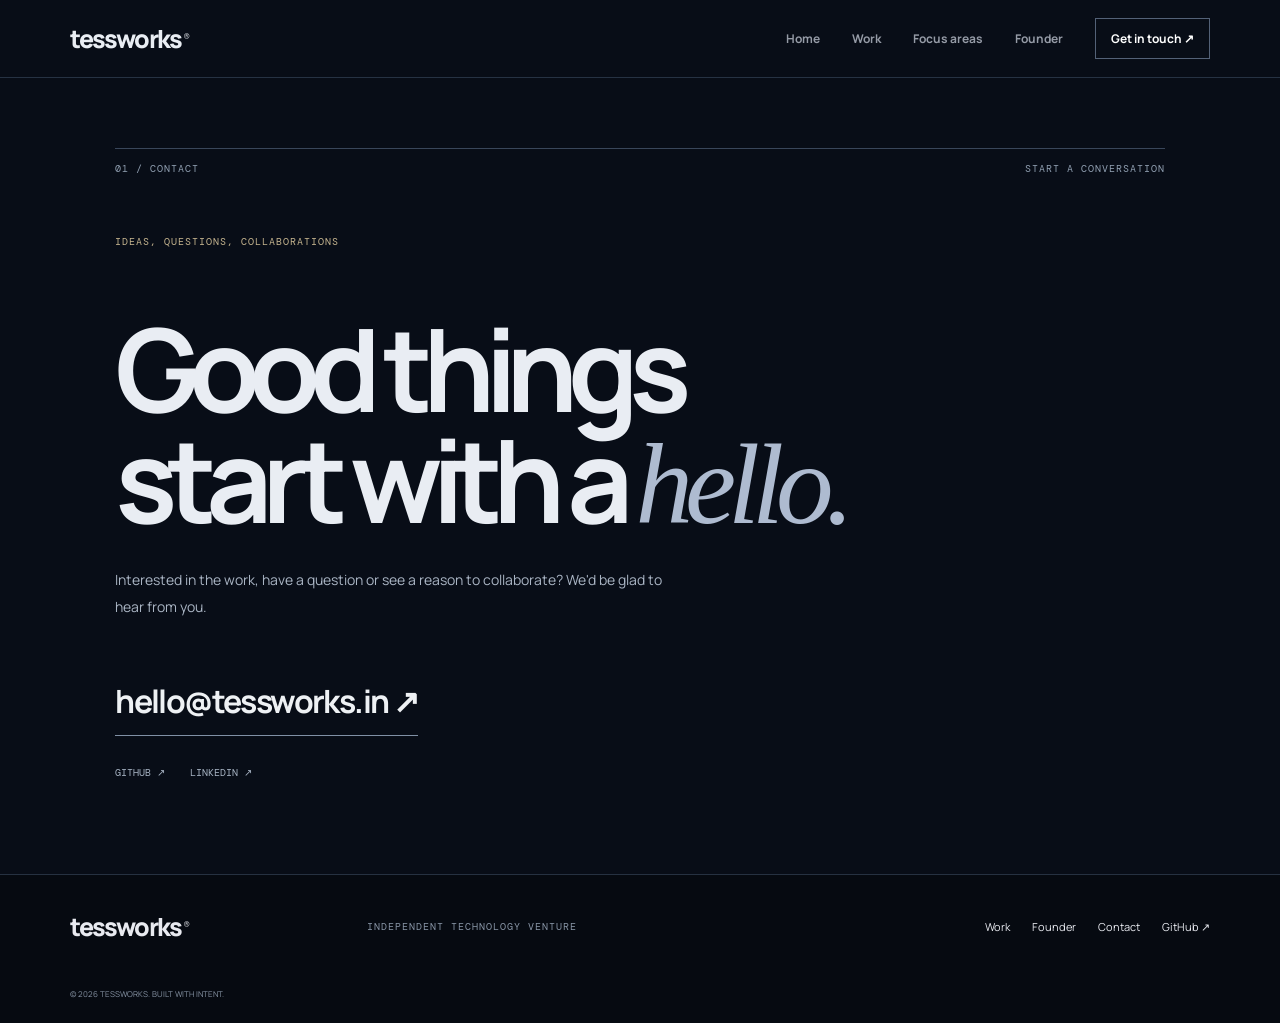
<file: contact.html>
<!doctype html><html lang="en"><head><meta charset="utf-8"><meta name="viewport" content="width=device-width,initial-scale=1"><meta name="description" content="TessWorks — independent technology venture."><title>Contact — TessWorks</title><link rel="preconnect" href="https://fonts.googleapis.com"><link href="https://fonts.googleapis.com/css2?family=DM+Mono:wght@400;500&family=Manrope:wght@400;500;600;700;800&display=swap" rel="stylesheet"><link rel="stylesheet" href="style.css"></head><body><header class="site-header"><a class="logo" href="index.html">tessworks<sup>®</sup></a><button class="menu" aria-expanded="false">MENU ☰</button><nav class="nav"><a class="" href="index.html">Home</a><a class="" href="work.html">Work</a><a class="" href="ecosystem.html">Focus areas</a><a class="" href="founder.html">Founder</a><a class="contact-link active" href="contact.html">Get in touch ↗</a></nav></header><main><section class="contact-hero pad"><div class="kicker"><span>01 / CONTACT</span><span>START A CONVERSATION</span></div><p class="eyebrow" style="margin-top:60px">IDEAS, QUESTIONS, COLLABORATIONS</p><h1>Good things<br>start with a <em>hello.</em></h1><p class="lede">Interested in the work, have a question or see a reason to collaborate? We'd be glad to hear from you.</p><a class="email" href="mailto:hello@tessworks.in">hello@tessworks.in ↗</a><div class="socials"><a href="https://github.com/" target="_blank">GITHUB ↗</a><a href="https://www.linkedin.com/" target="_blank">LINKEDIN ↗</a></div></section></main><footer class="footer"><a class="logo" href="index.html">tessworks<sup>®</sup></a><span class="mono">INDEPENDENT TECHNOLOGY VENTURE</span><div><a href="work.html">Work</a><a href="founder.html">Founder</a><a href="contact.html">Contact</a><a href="https://github.com/" target="_blank">GitHub ↗</a></div><small>© 2026 TESSWORKS. BUILT WITH INTENT.</small></footer><script src="script.js"></script></body></html>
</file>
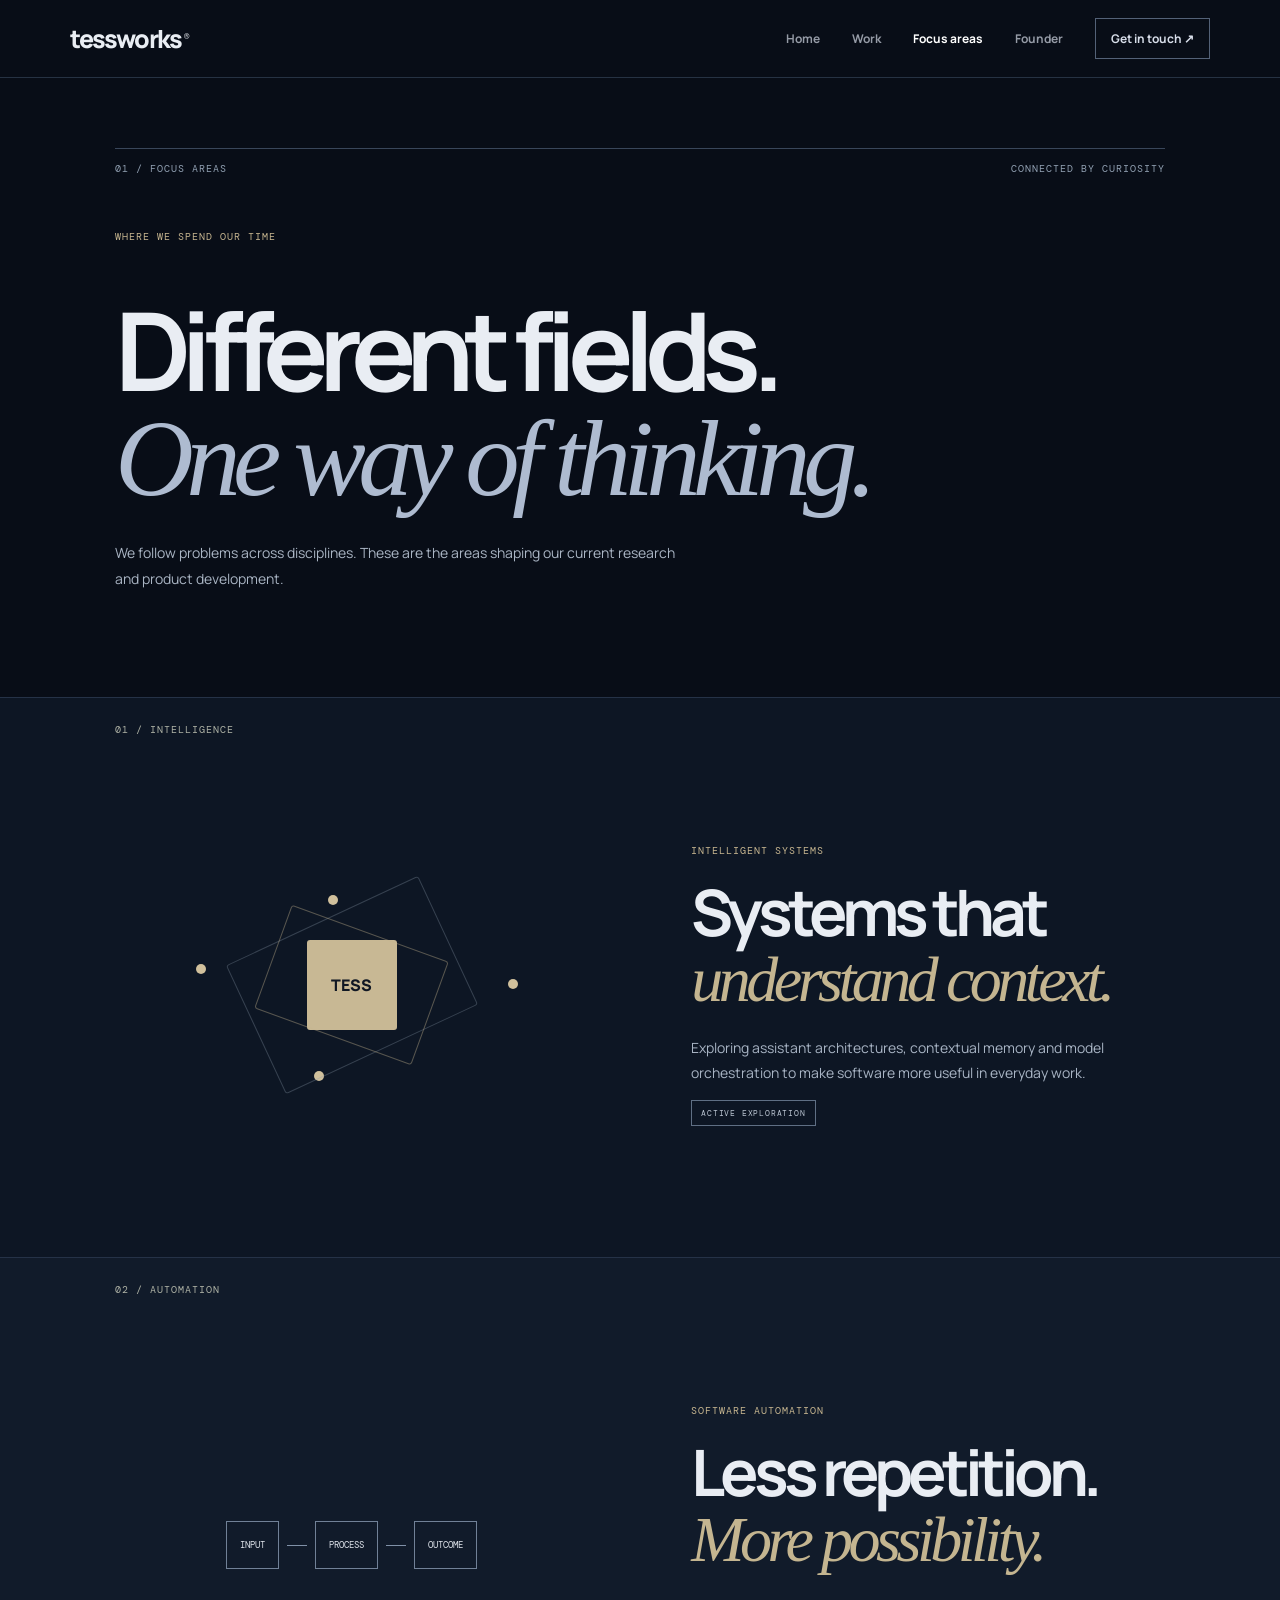
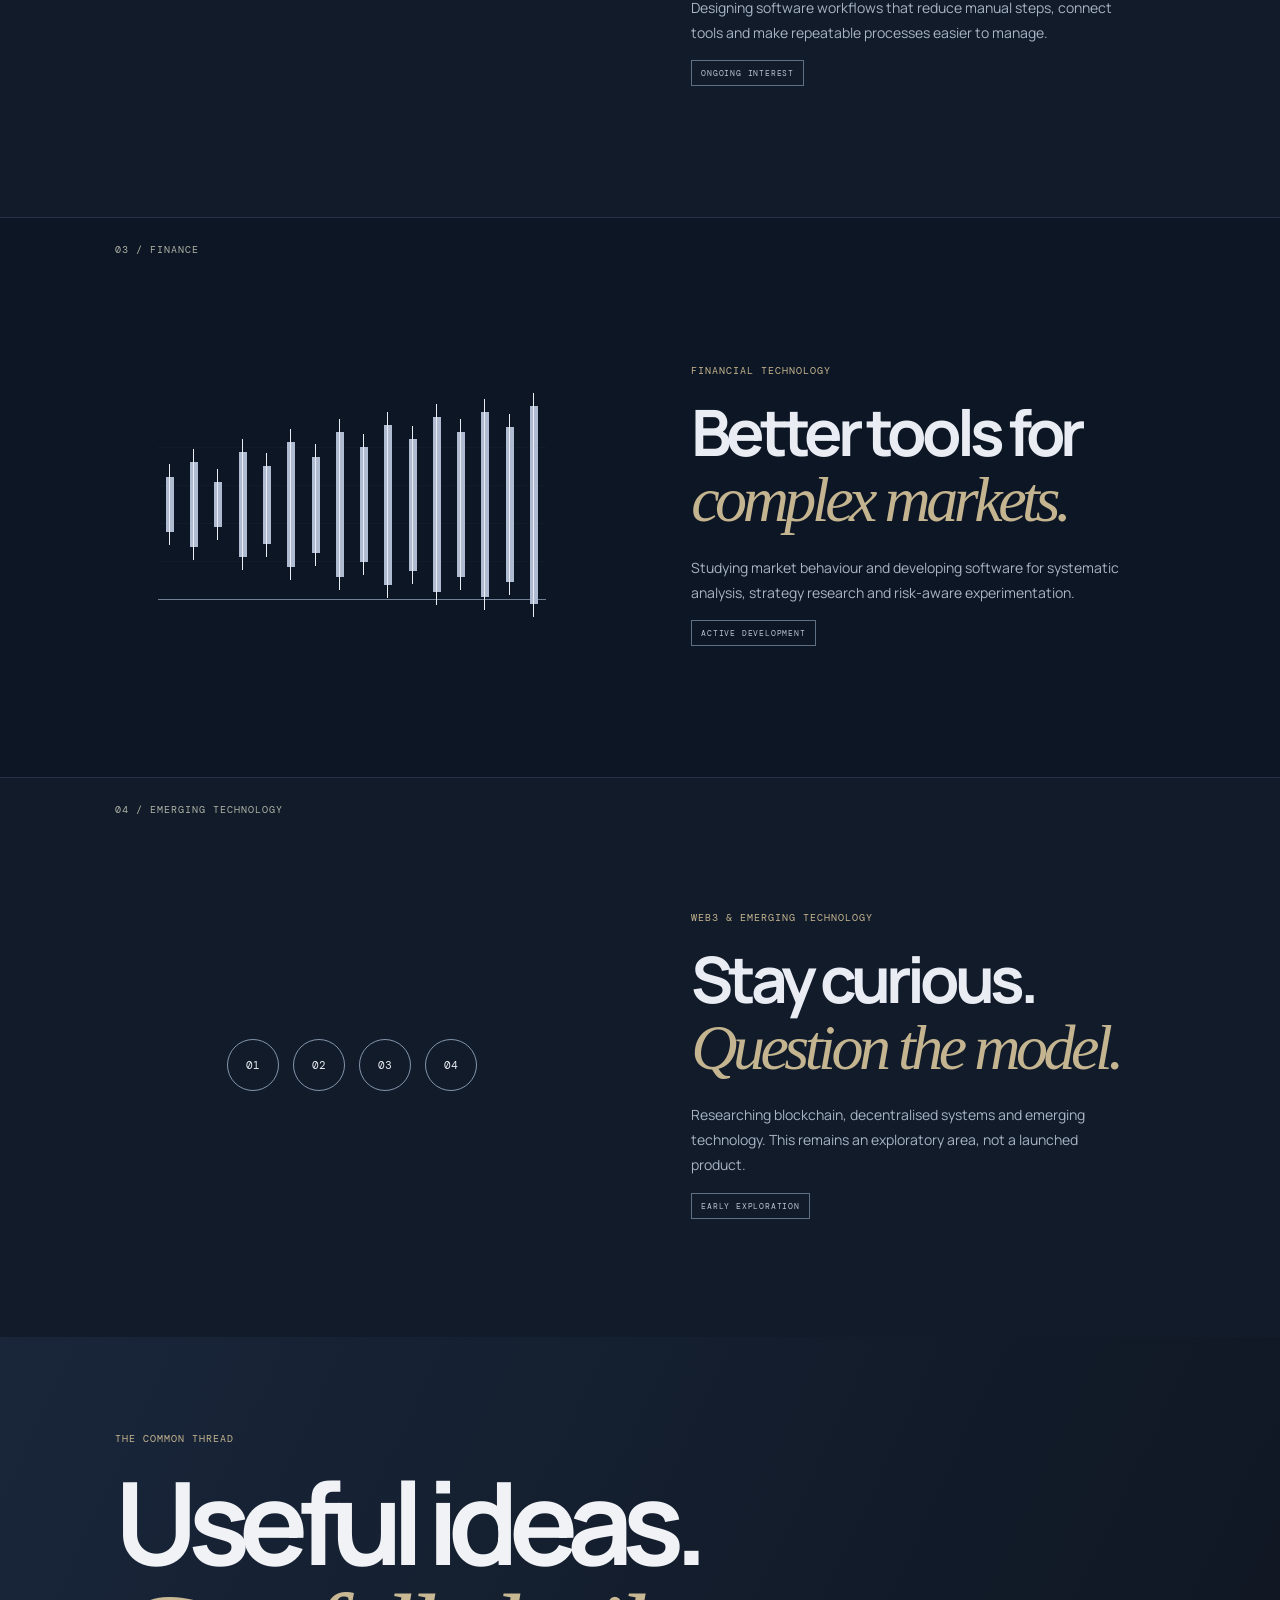
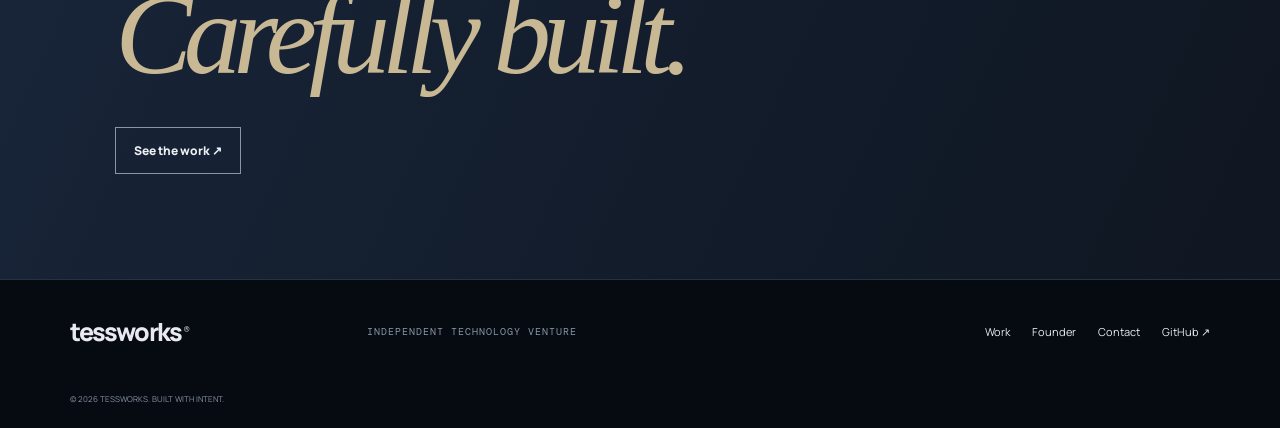
<file: ecosystem.html>
<!doctype html><html lang="en"><head><meta charset="utf-8"><meta name="viewport" content="width=device-width,initial-scale=1"><meta name="description" content="TessWorks — independent technology venture."><title>Focus Areas — TessWorks</title><link rel="preconnect" href="https://fonts.googleapis.com"><link href="https://fonts.googleapis.com/css2?family=DM+Mono:wght@400;500&family=Manrope:wght@400;500;600;700;800&display=swap" rel="stylesheet"><link rel="stylesheet" href="style.css"></head><body><header class="site-header"><a class="logo" href="index.html">tessworks<sup>®</sup></a><button class="menu" aria-expanded="false">MENU ☰</button><nav class="nav"><a class="" href="index.html">Home</a><a class="" href="work.html">Work</a><a class="active" href="ecosystem.html">Focus areas</a><a class="" href="founder.html">Founder</a><a class="contact-link " href="contact.html">Get in touch ↗</a></nav></header><main>
<section class="page-hero pad"><div class="kicker"><span>01 / FOCUS AREAS</span><span>CONNECTED BY CURIOSITY</span></div><p class="eyebrow" style="margin-top:55px">WHERE WE SPEND OUR TIME</p><h1>Different fields.<br><em>One way of thinking.</em></h1><p class="lede">We follow problems across disciplines. These are the areas shaping our current research and product development.</p></section>
<section class="focus-panel dark" id="intelligence"><span class="focus-num mono">01 / INTELLIGENCE</span><div class="focus-graphic"><div class="nodecore">TESS</div><i class="node" style="top:20%;left:45%"></i><i class="node" style="right:15%;top:48%"></i><i class="node" style="bottom:18%;left:42%"></i><i class="node" style="left:17%;top:43%"></i></div><div class="focus-copy"><p class="eyebrow">INTELLIGENT SYSTEMS</p><h2>Systems that<br><em>understand context.</em></h2><p>Exploring assistant architectures, contextual memory and model orchestration to make software more useful in everyday work.</p><span class="status">ACTIVE EXPLORATION</span></div></section>
<section class="focus-panel light" id="automation"><span class="focus-num mono">02 / AUTOMATION</span><div class="focus-graphic"><div class="flow"><span>INPUT</span><i></i><span>PROCESS</span><i></i><span>OUTCOME</span></div></div><div class="focus-copy"><p class="eyebrow">SOFTWARE AUTOMATION</p><h2>Less repetition.<br><em>More possibility.</em></h2><p>Designing software workflows that reduce manual steps, connect tools and make repeatable processes easier to manage.</p><span class="status">ONGOING INTEREST</span></div></section>
<section class="focus-panel market-panel" id="finance"><span class="focus-num mono">03 / FINANCE</span><div class="focus-graphic"><div class="candles"><i style="--h:55px"></i><i style="--h:85px"></i><i style="--h:45px"></i><i style="--h:105px"></i><i style="--h:78px"></i><i style="--h:125px"></i><i style="--h:96px"></i><i style="--h:145px"></i><i style="--h:115px"></i><i style="--h:160px"></i><i style="--h:132px"></i><i style="--h:175px"></i><i style="--h:145px"></i><i style="--h:185px"></i><i style="--h:155px"></i><i style="--h:198px"></i></div></div><div class="focus-copy"><p class="eyebrow">FINANCIAL TECHNOLOGY</p><h2>Better tools for<br><em>complex markets.</em></h2><p>Studying market behaviour and developing software for systematic analysis, strategy research and risk-aware experimentation.</p><span class="status">ACTIVE DEVELOPMENT</span></div></section>
<section class="focus-panel sand" id="emerging"><span class="focus-num mono">04 / EMERGING TECHNOLOGY</span><div class="focus-graphic"><div class="chain"><span>01</span><span>02</span><span>03</span><span>04</span></div></div><div class="focus-copy"><p class="eyebrow">WEB3 & EMERGING TECHNOLOGY</p><h2>Stay curious.<br><em>Question the model.</em></h2><p>Researching blockchain, decentralised systems and emerging technology. This remains an exploratory area, not a launched product.</p><span class="status">EARLY EXPLORATION</span></div></section><section class="cta"><p class="eyebrow">THE COMMON THREAD</p><h2>Useful ideas.<br><em>Carefully built.</em></h2><a class="button" href="work.html">See the work ↗</a></section></main><footer class="footer"><a class="logo" href="index.html">tessworks<sup>®</sup></a><span class="mono">INDEPENDENT TECHNOLOGY VENTURE</span><div><a href="work.html">Work</a><a href="founder.html">Founder</a><a href="contact.html">Contact</a><a href="https://github.com/" target="_blank">GitHub ↗</a></div><small>© 2026 TESSWORKS. BUILT WITH INTENT.</small></footer><script src="script.js"></script></body></html>
</file>
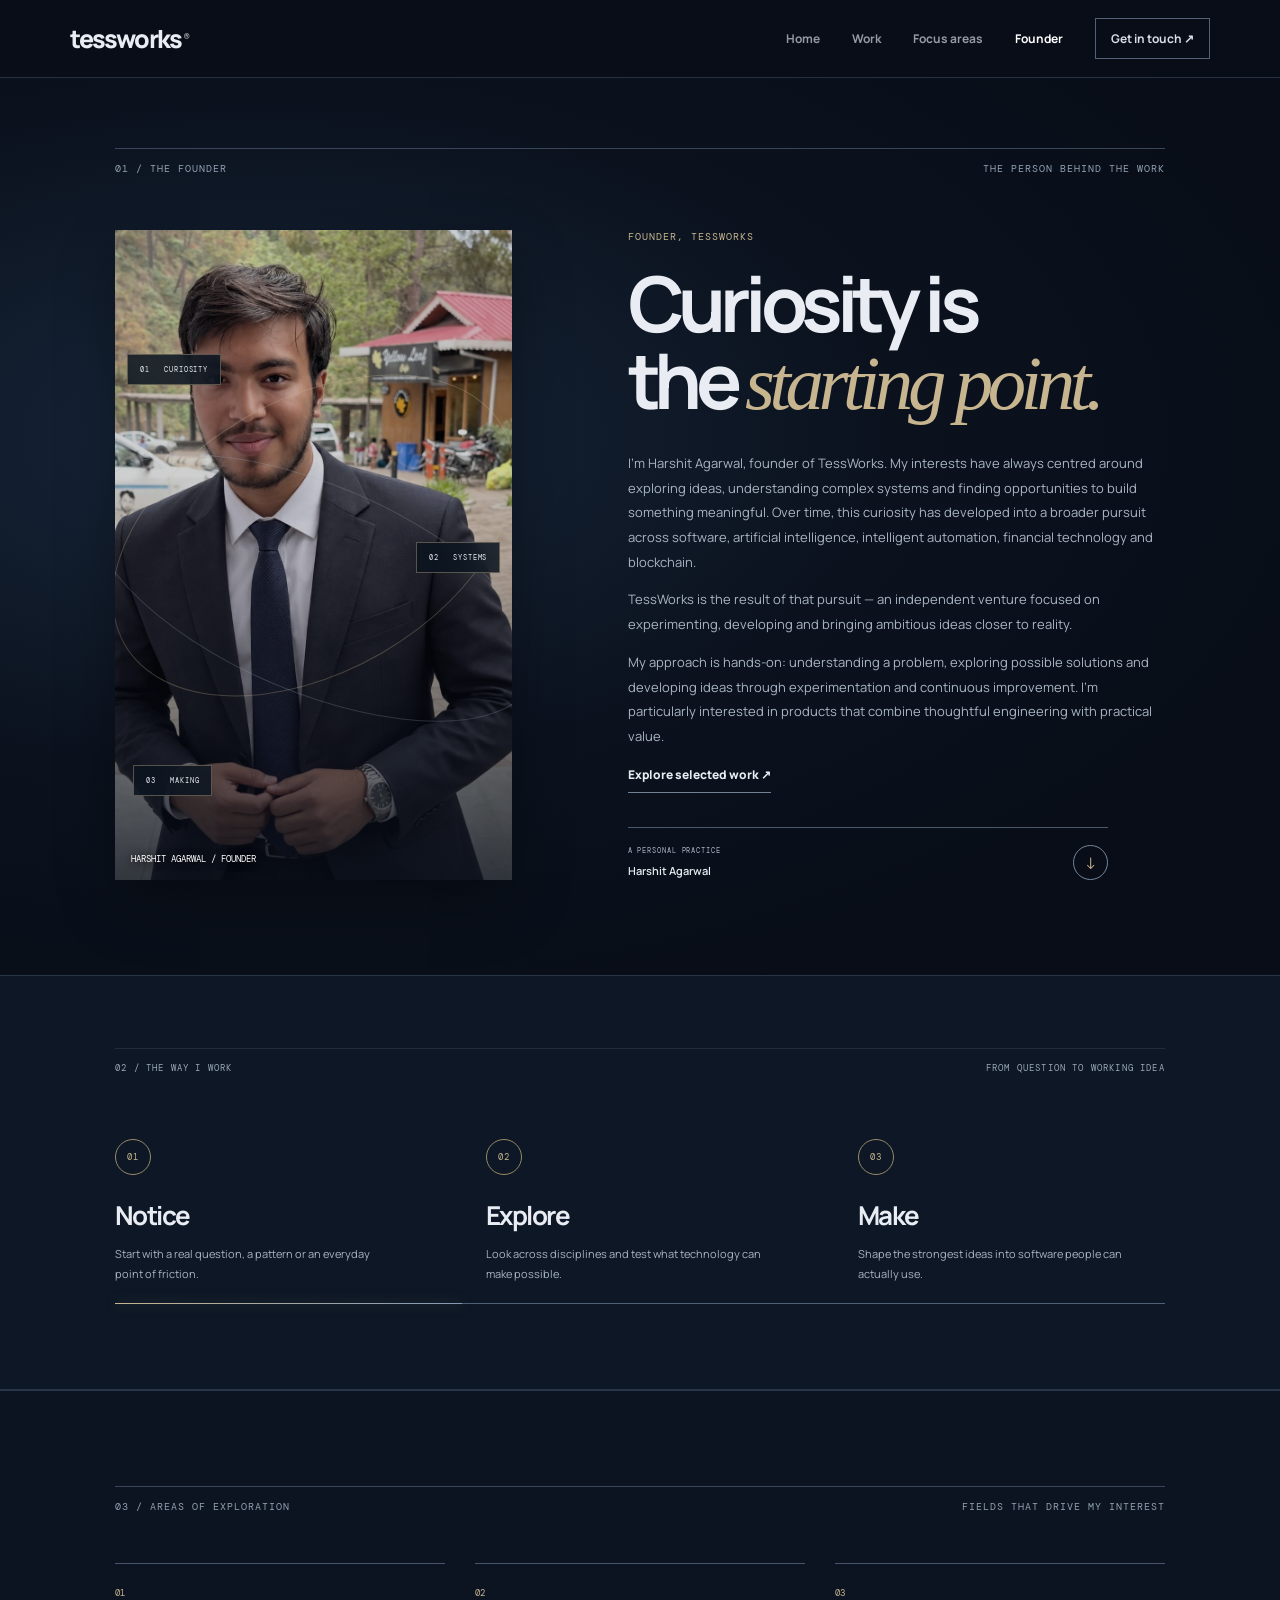
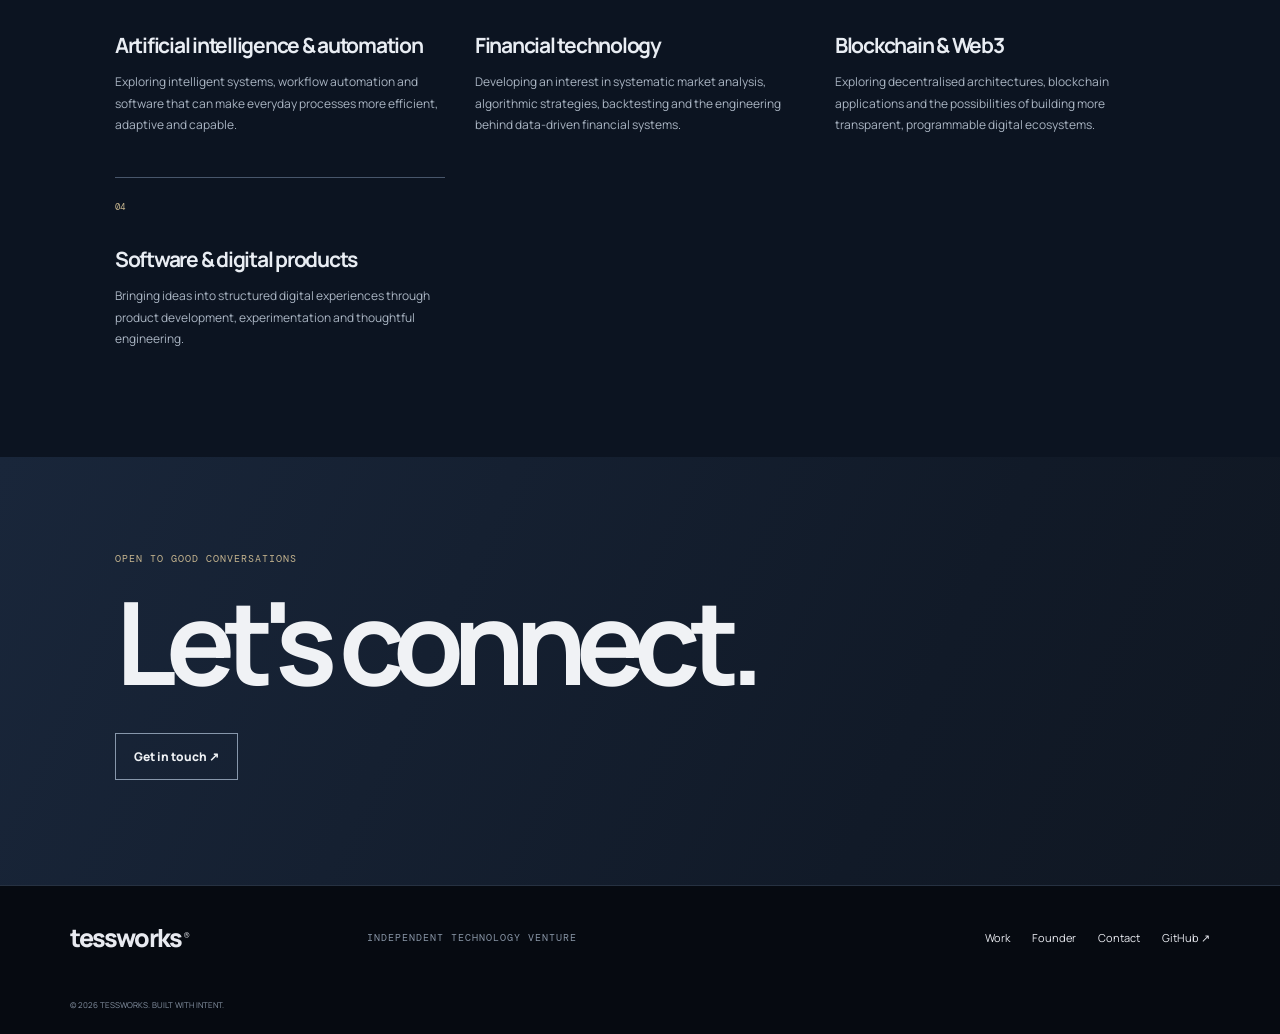
<file: founder.html>
<!doctype html>
<html lang="en">
<head>
<meta charset="utf-8">
<meta name="viewport" content="width=device-width,initial-scale=1">
<meta name="description" content="Meet Harshit Agarwal, founder of TessWorks — an independent venture exploring software, AI, automation, financial technology and Web3.">
<title>Founder — TessWorks</title>
<link rel="preconnect" href="https://fonts.googleapis.com">
<link href="https://fonts.googleapis.com/css2?family=DM+Mono:wght@400;500&family=Manrope:wght@400;500;600;700;800&display=swap" rel="stylesheet">
<link rel="stylesheet" href="style.css">
</head>
<body>
<header class="site-header">
<a class="logo" href="index.html">tessworks<sup>®</sup></a>
<button class="menu" aria-expanded="false">MENU ☰</button>
<nav class="nav">
<a class="" href="index.html">Home</a>
<a class="" href="work.html">Work</a>
<a class="" href="ecosystem.html">Focus areas</a>
<a class="active" href="founder.html">Founder</a>
<a class="contact-link " href="contact.html">Get in touch ↗</a>
</nav>
</header>
<main>
<section class="founder-hero pad">
<div class="kicker"><span>01 / THE FOUNDER</span><span>THE PERSON BEHIND THE WORK</span></div>
<div class="founder-layout">
<div class="portrait founder-portrait">
<img src="assets/harshit-photo.jpg" alt="Portrait of Harshit Agarwal" onerror="this.style.display='none';this.nextElementSibling.style.display='flex'">
<div class="portrait-fallback"><b>YOUR PORTRAIT</b><small>ADD PHOTO AT<br>assets/harshit-photo.jpg</small></div>
<span class="portrait-label">HARSHIT AGARWAL / FOUNDER</span>
<span class="portrait-orbit orbit-a"></span><span class="portrait-orbit orbit-b"></span>
<span class="portrait-chip chip-curiosity">01 &nbsp; CURIOSITY</span><span class="portrait-chip chip-systems">02 &nbsp; SYSTEMS</span><span class="portrait-chip chip-making">03 &nbsp; MAKING</span>
</div>
<div class="founder-copy">
<p class="eyebrow">FOUNDER, TESSWORKS</p>
<h1>Curiosity is<br>the <em>starting point.</em></h1>
<p>I'm Harshit Agarwal, founder of TessWorks. My interests have always centred around exploring ideas, understanding complex systems and finding opportunities to build something meaningful. Over time, this curiosity has developed into a broader pursuit across software, artificial intelligence, intelligent automation, financial technology and blockchain.</p>
<p>TessWorks is the result of that pursuit — an independent venture focused on experimenting, developing and bringing ambitious ideas closer to reality.</p>
<p>My approach is hands-on: understanding a problem, exploring possible solutions and developing ideas through experimentation and continuous improvement. I'm particularly interested in products that combine thoughtful engineering with practical value.</p>
<a class="text-link" href="work.html">Explore selected work ↗</a>
<div class="founder-signature"><span class="mono">A PERSONAL PRACTICE</span><b>Harshit Agarwal</b><a href="#founder-notes" aria-label="Explore the founder's approach">↓</a></div>
</div>
</div>
</section>
<section class="founder-method">
<div class="founder-method-inner"><div class="home-kicker mono"><span>02 / THE WAY I WORK</span><span>FROM QUESTION TO WORKING IDEA</span></div><div class="method-track"><article><span class="method-number mono">01</span><h2>Notice</h2><p>Start with a real question, a pattern or an everyday point of friction.</p></article><article><span class="method-number mono">02</span><h2>Explore</h2><p>Look across disciplines and test what technology can make possible.</p></article><article><span class="method-number mono">03</span><h2>Make</h2><p>Shape the strongest ideas into software people can actually use.</p></article></div><div class="method-line"><span></span></div></div>
</section>
<section class="notes pad" id="founder-notes">
<div class="kicker"><span>03 / AREAS OF EXPLORATION</span><span>FIELDS THAT DRIVE MY INTEREST</span></div>
<div class="notes-grid">
<div><span>01</span><h3>Artificial intelligence &amp; automation</h3><p>Exploring intelligent systems, workflow automation and software that can make everyday processes more efficient, adaptive and capable.</p></div>
<div><span>02</span><h3>Financial technology</h3><p>Developing an interest in systematic market analysis, algorithmic strategies, backtesting and the engineering behind data-driven financial systems.</p></div>
<div><span>03</span><h3>Blockchain &amp; Web3</h3><p>Exploring decentralised architectures, blockchain applications and the possibilities of building more transparent, programmable digital ecosystems.</p></div>
<div><span>04</span><h3>Software &amp; digital products</h3><p>Bringing ideas into structured digital experiences through product development, experimentation and thoughtful engineering.</p></div>
</div>
</section>
<section class="cta">
<p class="eyebrow">OPEN TO GOOD CONVERSATIONS</p>
<h2>Let's connect.</h2>
<a class="button" href="contact.html">Get in touch ↗</a>
</section>
</main>
<footer class="footer">
<a class="logo" href="index.html">tessworks<sup>®</sup></a>
<span class="mono">INDEPENDENT TECHNOLOGY VENTURE</span>
<div><a href="work.html">Work</a><a href="founder.html">Founder</a><a href="contact.html">Contact</a><a href="https://github.com/" target="_blank" rel="noopener noreferrer">GitHub ↗</a></div>
<small>© 2026 TESSWORKS. BUILT WITH INTENT.</small>
</footer>
<script src="script.js"></script>
</body>
</html>
</file>
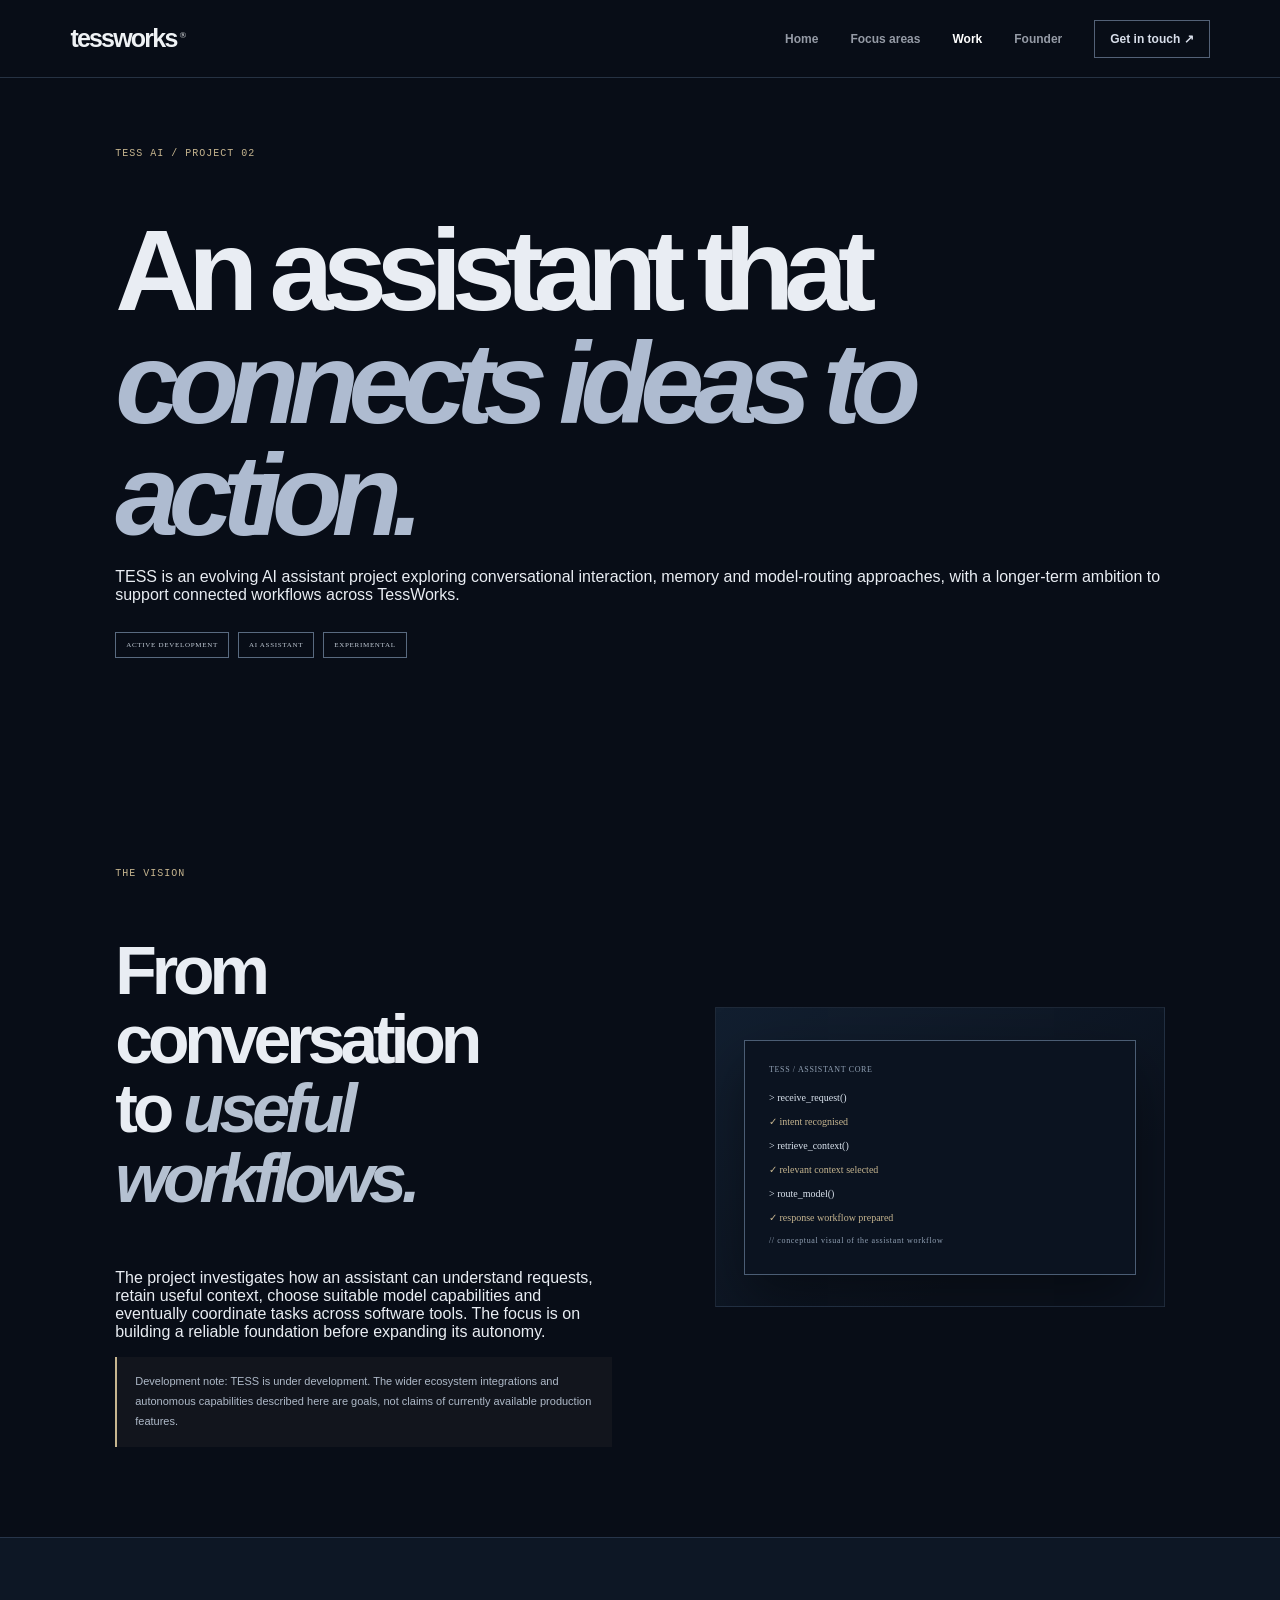
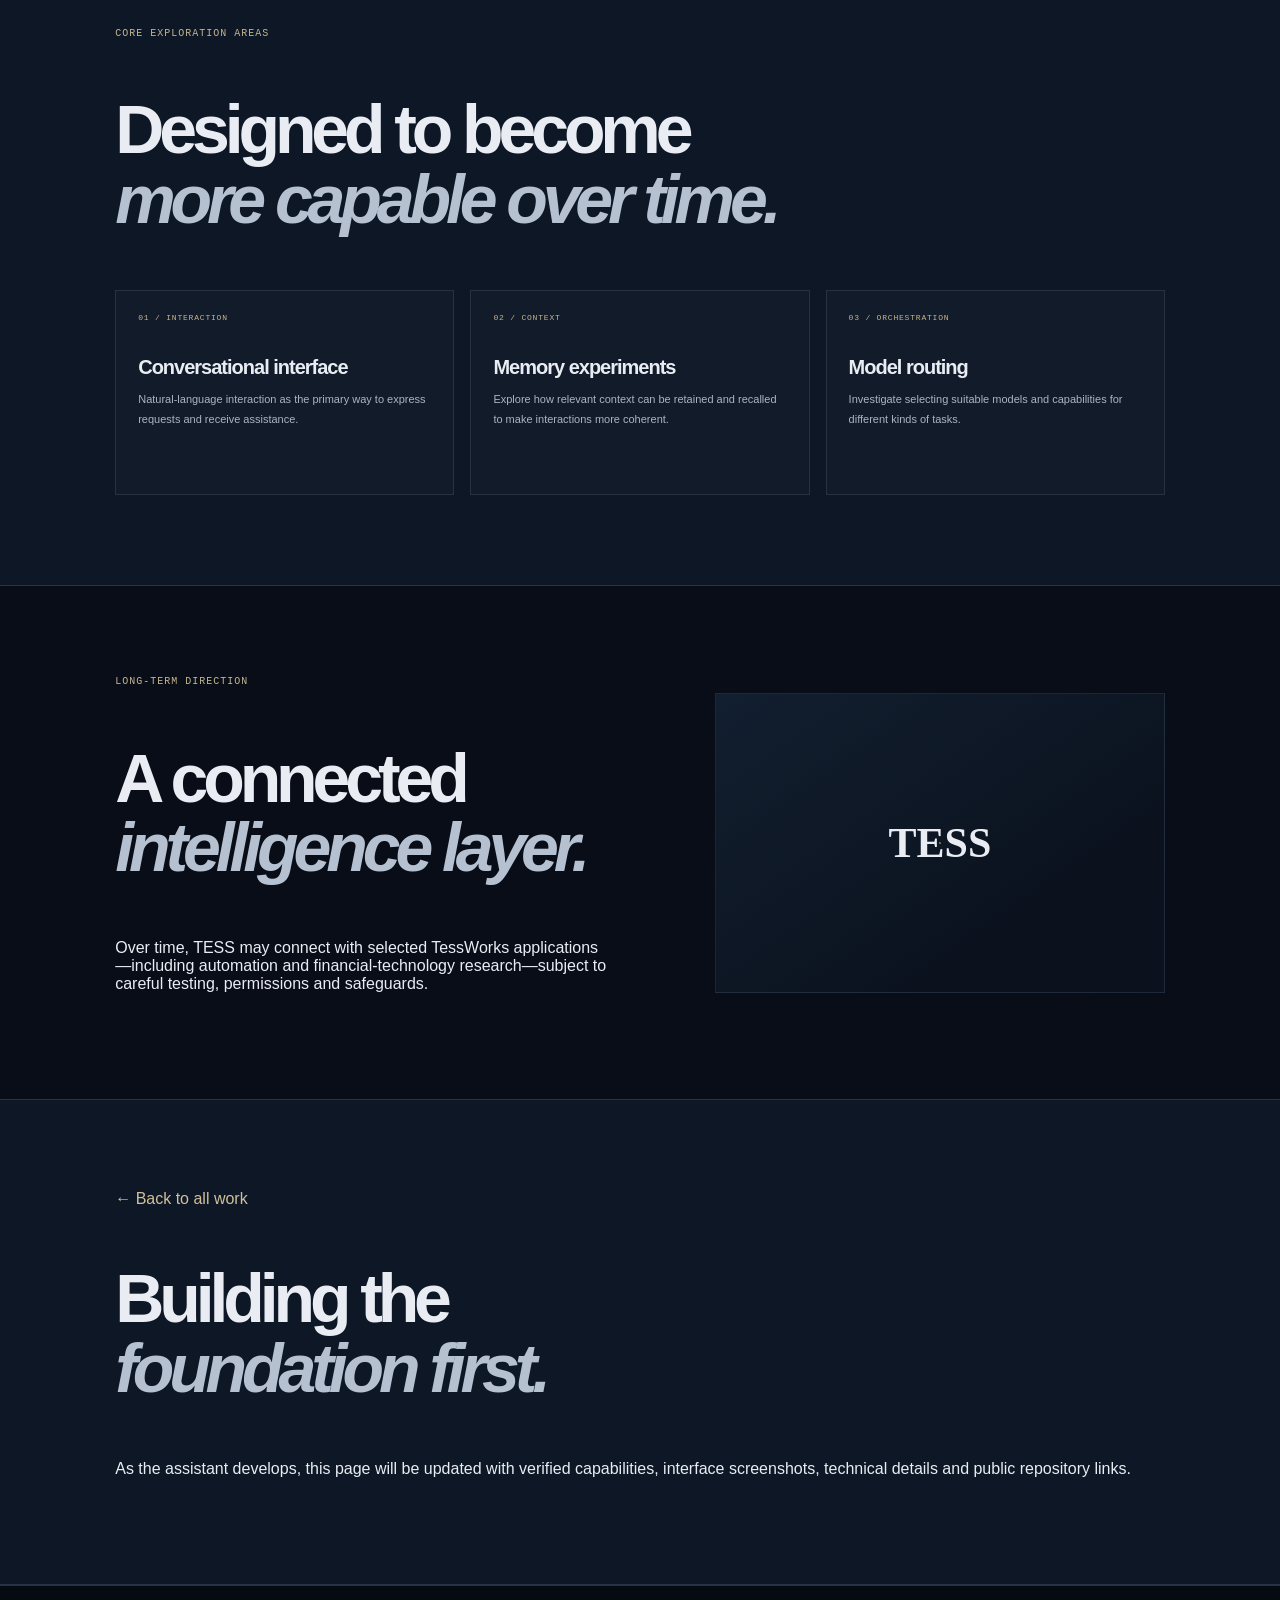
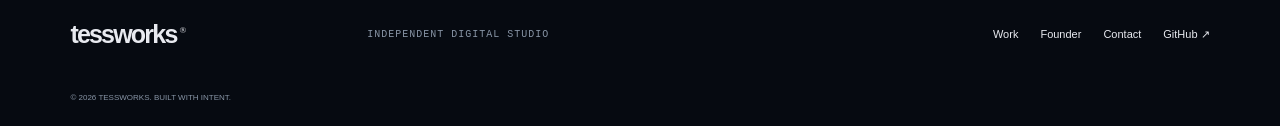
<file: tess-ai.html>
<!doctype html><html lang="en"><head><meta charset="utf-8"><meta name="viewport" content="width=device-width,initial-scale=1"><meta name="description" content="TESS AI — an evolving assistant project exploring conversation, memory and intelligent automation."><title>TESS AI Assistant | TessWorks</title><link rel="stylesheet" href="style.css"></head><body><header class="top"><a class="logo" href="index.html">tessworks<sup>®</sup></a><button class="menu" aria-label="Toggle navigation" aria-expanded="false">MENU ☰</button><nav class="nav"><a href="index.html">Home</a><a href="ecosystem.html">Focus areas</a><a class="active" href="work.html">Work</a><a href="founder.html">Founder</a><a class="contact-link" href="contact.html">Get in touch ↗</a></nav></header><main><section class="project-hero"><div class="wrap"><div class="eyebrow">TESS AI / PROJECT 02</div><h1>An assistant that<br><em>connects ideas to action.</em></h1><p>TESS is an evolving AI assistant project exploring conversational interaction, memory and model-routing approaches, with a longer-term ambition to support connected workflows across TessWorks.</p><div class="project-meta"><span>ACTIVE DEVELOPMENT</span><span>AI ASSISTANT</span><span>EXPERIMENTAL</span></div></div></section><section class="section wrap project-layout"><div><div class="eyebrow">THE VISION</div><h2>From conversation<br>to <em>useful workflows.</em></h2><p class="copy">The project investigates how an assistant can understand requests, retain useful context, choose suitable model capabilities and eventually coordinate tasks across software tools. The focus is on building a reliable foundation before expanding its autonomy.</p><div class="disclaimer">Development note: TESS is under development. The wider ecosystem integrations and autonomous capabilities described here are goals, not claims of currently available production features.</div></div><div class="project-visual"><div class="orbit"></div><div class="terminal"><div class="muted">TESS / ASSISTANT CORE</div><div>&gt; receive_request()</div><div class="green">✓ intent recognised</div><div>&gt; retrieve_context()</div><div class="green">✓ relevant context selected</div><div>&gt; route_model()</div><div class="green">✓ response workflow prepared</div><div class="muted">// conceptual visual of the assistant workflow</div></div></div></section><section class="section dark"><div class="wrap"><div class="eyebrow">CORE EXPLORATION AREAS</div><h2>Designed to become<br><em>more capable over time.</em></h2><div class="detail-grid"><article class="detail-card"><div class="eyebrow">01 / INTERACTION</div><h3>Conversational interface</h3><p>Natural-language interaction as the primary way to express requests and receive assistance.</p></article><article class="detail-card"><div class="eyebrow">02 / CONTEXT</div><h3>Memory experiments</h3><p>Explore how relevant context can be retained and recalled to make interactions more coherent.</p></article><article class="detail-card"><div class="eyebrow">03 / ORCHESTRATION</div><h3>Model routing</h3><p>Investigate selecting suitable models and capabilities for different kinds of tasks.</p></article></div></div></section><section class="section wrap project-layout"><div><div class="eyebrow">LONG-TERM DIRECTION</div><h2>A connected<br><em>intelligence layer.</em></h2><p class="copy">Over time, TESS may connect with selected TessWorks applications—including automation and financial-technology research—subject to careful testing, permissions and safeguards.</p></div><div class="project-visual"><div class="orbit"></div><div class="chain-art"></div><b style="z-index:2;font:800 42px Manrope">TESS</b></div></section><section class="section dark"><div class="wrap"><a class="back-link" href="work.html">← Back to all work</a><h2>Building the<br><em>foundation first.</em></h2><p class="copy">As the assistant develops, this page will be updated with verified capabilities, interface screenshots, technical details and public repository links.</p></div></section></main><footer class="footer"><a class="logo" href="index.html">tessworks<sup>®</sup></a><span class="mono">INDEPENDENT DIGITAL STUDIO</span><div><a href="work.html">Work</a><a href="founder.html">Founder</a><a href="contact.html">Contact</a><a href="https://github.com/" target="_blank" rel="noreferrer">GitHub ↗</a></div><small>© 2026 TESSWORKS. BUILT WITH INTENT.</small></footer><script src="script.js"></script></body></html>
</file>
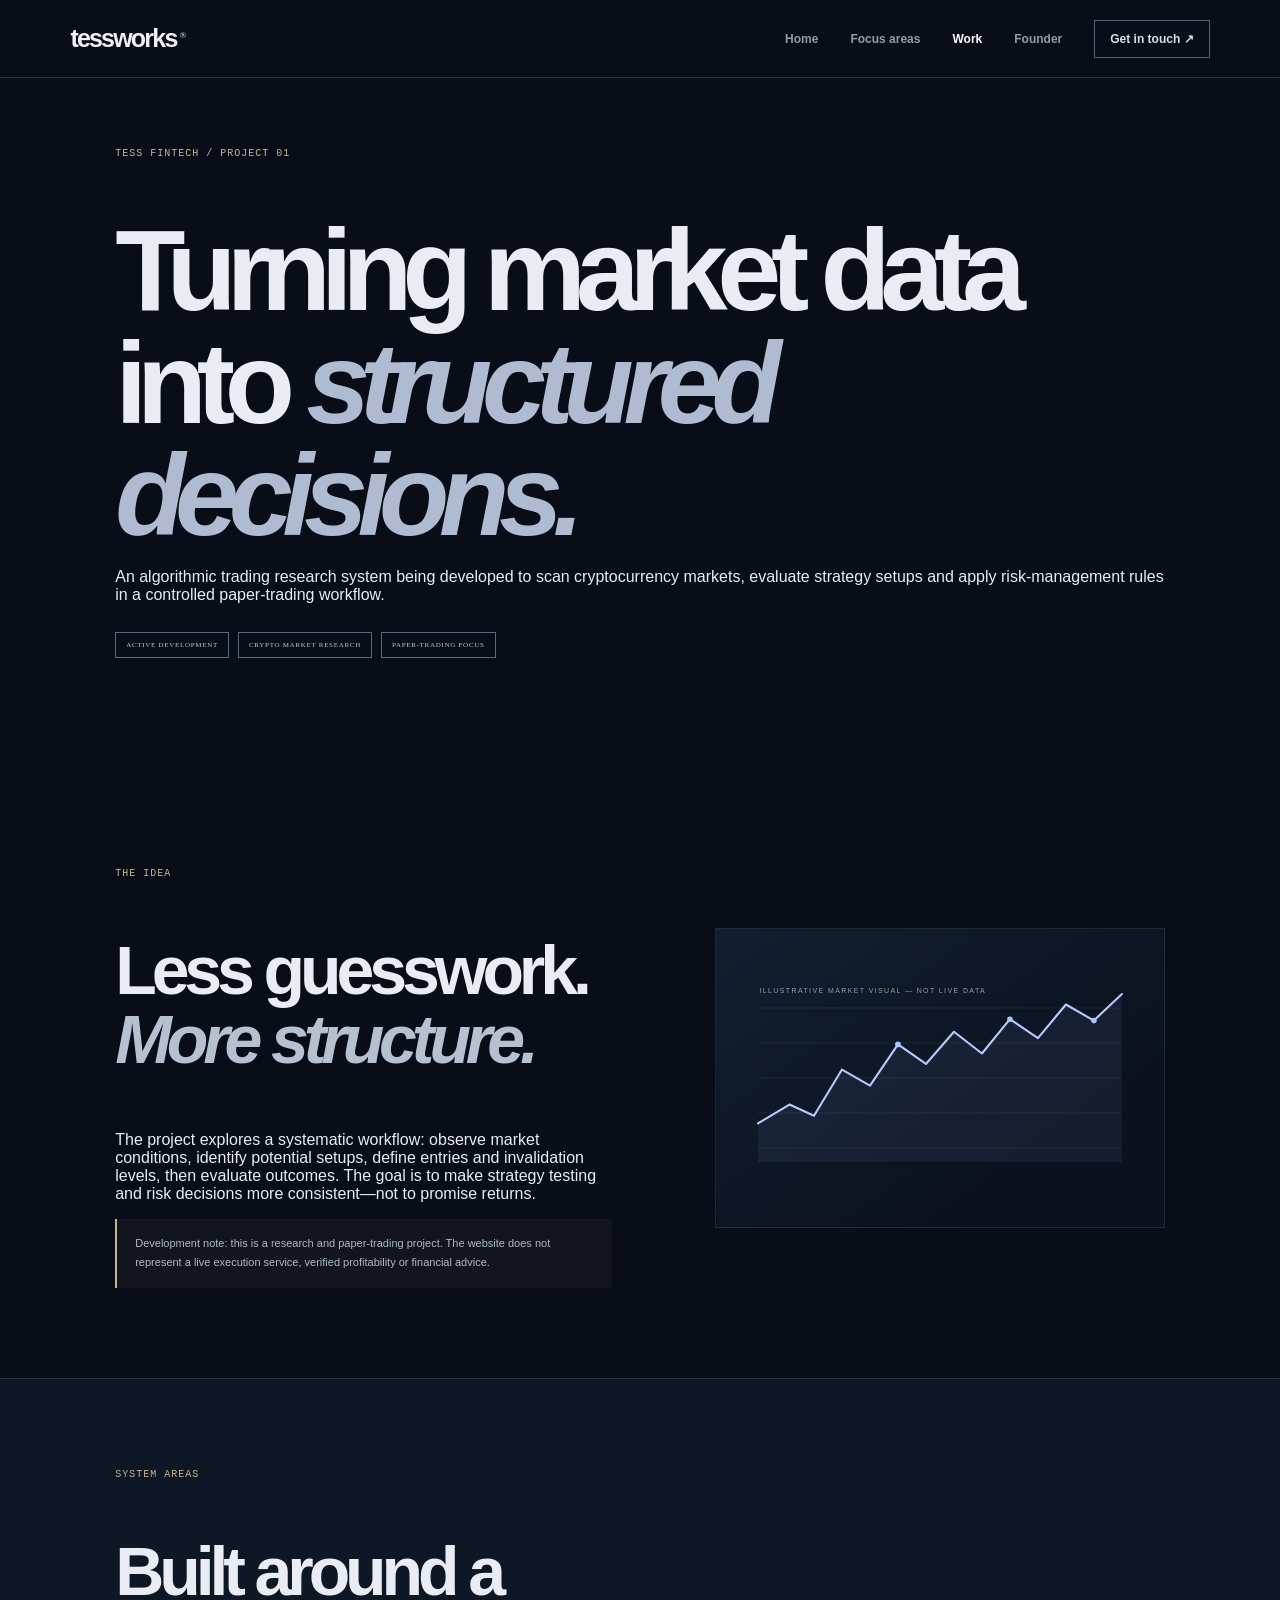
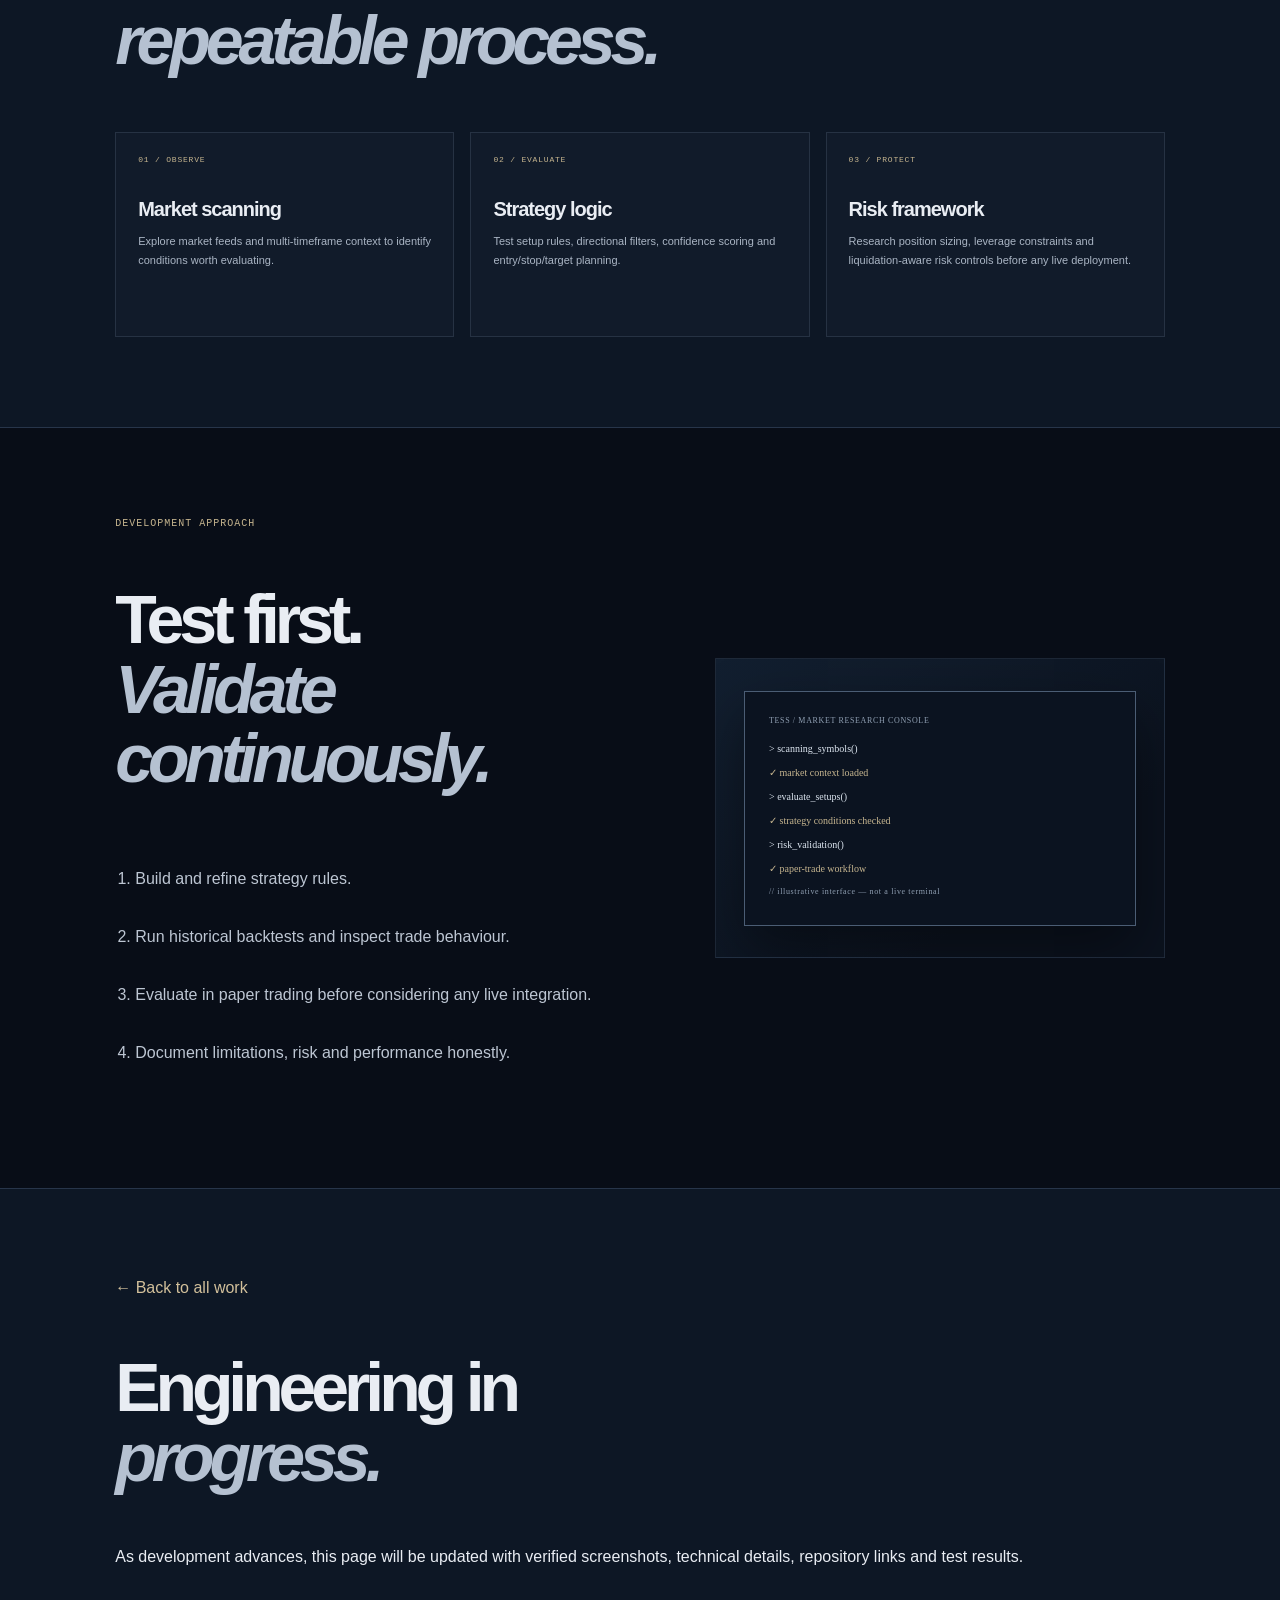
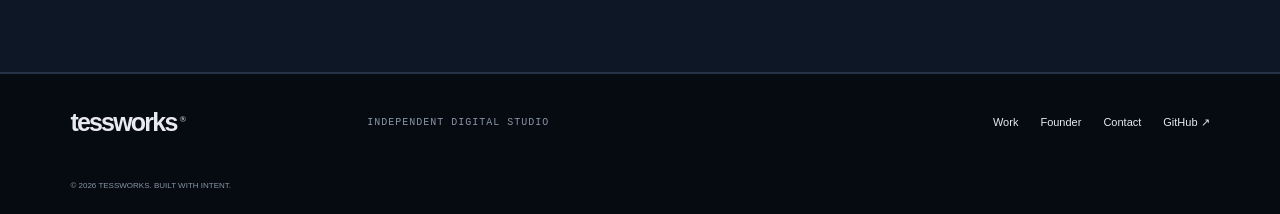
<file: trading-system.html>
<!doctype html><html lang="en"><head><meta charset="utf-8"><meta name="viewport" content="width=device-width,initial-scale=1"><meta name="description" content="TessWorks algorithmic trading system — market analysis, strategy research and risk-aware paper trading."><title>Algorithmic Trading System | TessWorks</title><link rel="stylesheet" href="style.css"></head><body><header class="top"><a class="logo" href="index.html">tessworks<sup>®</sup></a><button class="menu" aria-label="Toggle navigation" aria-expanded="false">MENU ☰</button><nav class="nav"><a href="index.html">Home</a><a href="ecosystem.html">Focus areas</a><a class="active" href="work.html">Work</a><a href="founder.html">Founder</a><a class="contact-link" href="contact.html">Get in touch ↗</a></nav></header><main><section class="project-hero"><div class="wrap"><div class="eyebrow">TESS FINTECH / PROJECT 01</div><h1>Turning market data<br>into <em>structured decisions.</em></h1><p>An algorithmic trading research system being developed to scan cryptocurrency markets, evaluate strategy setups and apply risk-management rules in a controlled paper-trading workflow.</p><div class="project-meta"><span>ACTIVE DEVELOPMENT</span><span>CRYPTO MARKET RESEARCH</span><span>PAPER-TRADING FOCUS</span></div></div></section><section class="section wrap project-layout"><div><div class="eyebrow">THE IDEA</div><h2>Less guesswork.<br><em>More structure.</em></h2><p class="copy">The project explores a systematic workflow: observe market conditions, identify potential setups, define entries and invalidation levels, then evaluate outcomes. The goal is to make strategy testing and risk decisions more consistent—not to promise returns.</p><div class="disclaimer">Development note: this is a research and paper-trading project. The website does not represent a live execution service, verified profitability or financial advice.</div></div><div class="project-visual"><svg viewBox="0 0 560 280" role="img" aria-label="Illustrative market chart"><g stroke="#ffffff18" stroke-width="1"><path d="M20 40H540M20 90H540M20 140H540M20 190H540M20 240H540"/></g><path d="M20 205 65 178 100 194 140 128 180 151 220 92 260 120 300 74 340 105 380 56 420 83 460 35 500 58 540 20" fill="none" stroke="#b9ccff" stroke-width="3" stroke-linecap="round" stroke-linejoin="round"/><path d="M20 205 65 178 100 194 140 128 180 151 220 92 260 120 300 74 340 105 380 56 420 83 460 35 500 58 540 20V260H20Z" fill="#8da9e9" opacity=".08"/><g fill="#a9c4ff"><circle cx="220" cy="92" r="4"/><circle cx="380" cy="56" r="4"/><circle cx="500" cy="58" r="4"/></g><text x="22" y="18" fill="#8d9db9" font-size="10" letter-spacing="2">ILLUSTRATIVE MARKET VISUAL — NOT LIVE DATA</text></svg></div></section><section class="section dark"><div class="wrap"><div class="eyebrow">SYSTEM AREAS</div><h2>Built around a<br><em>repeatable process.</em></h2><div class="detail-grid"><article class="detail-card"><div class="eyebrow">01 / OBSERVE</div><h3>Market scanning</h3><p>Explore market feeds and multi-timeframe context to identify conditions worth evaluating.</p></article><article class="detail-card"><div class="eyebrow">02 / EVALUATE</div><h3>Strategy logic</h3><p>Test setup rules, directional filters, confidence scoring and entry/stop/target planning.</p></article><article class="detail-card"><div class="eyebrow">03 / PROTECT</div><h3>Risk framework</h3><p>Research position sizing, leverage constraints and liquidation-aware risk controls before any live deployment.</p></article></div></div></section><section class="section wrap project-layout"><div><div class="eyebrow">DEVELOPMENT APPROACH</div><h2>Test first.<br><em>Validate continuously.</em></h2><ol class="steps"><li>Build and refine strategy rules.</li><li>Run historical backtests and inspect trade behaviour.</li><li>Evaluate in paper trading before considering any live integration.</li><li>Document limitations, risk and performance honestly.</li></ol></div><div class="project-visual"><div class="terminal"><div class="muted">TESS / MARKET RESEARCH CONSOLE</div><div>&gt; scanning_symbols()</div><div class="green">✓ market context loaded</div><div>&gt; evaluate_setups()</div><div class="green">✓ strategy conditions checked</div><div>&gt; risk_validation()</div><div class="green">✓ paper-trade workflow</div><div class="muted">// illustrative interface — not a live terminal</div></div></div></section><section class="section dark"><div class="wrap"><a class="back-link" href="work.html">← Back to all work</a><h2>Engineering in<br><em>progress.</em></h2><p class="copy">As development advances, this page will be updated with verified screenshots, technical details, repository links and test results.</p></div></section></main><footer class="footer"><a class="logo" href="index.html">tessworks<sup>®</sup></a><span class="mono">INDEPENDENT DIGITAL STUDIO</span><div><a href="work.html">Work</a><a href="founder.html">Founder</a><a href="contact.html">Contact</a><a href="https://github.com/" target="_blank" rel="noreferrer">GitHub ↗</a></div><small>© 2026 TESSWORKS. BUILT WITH INTENT.</small></footer><script src="script.js"></script></body></html>
</file>
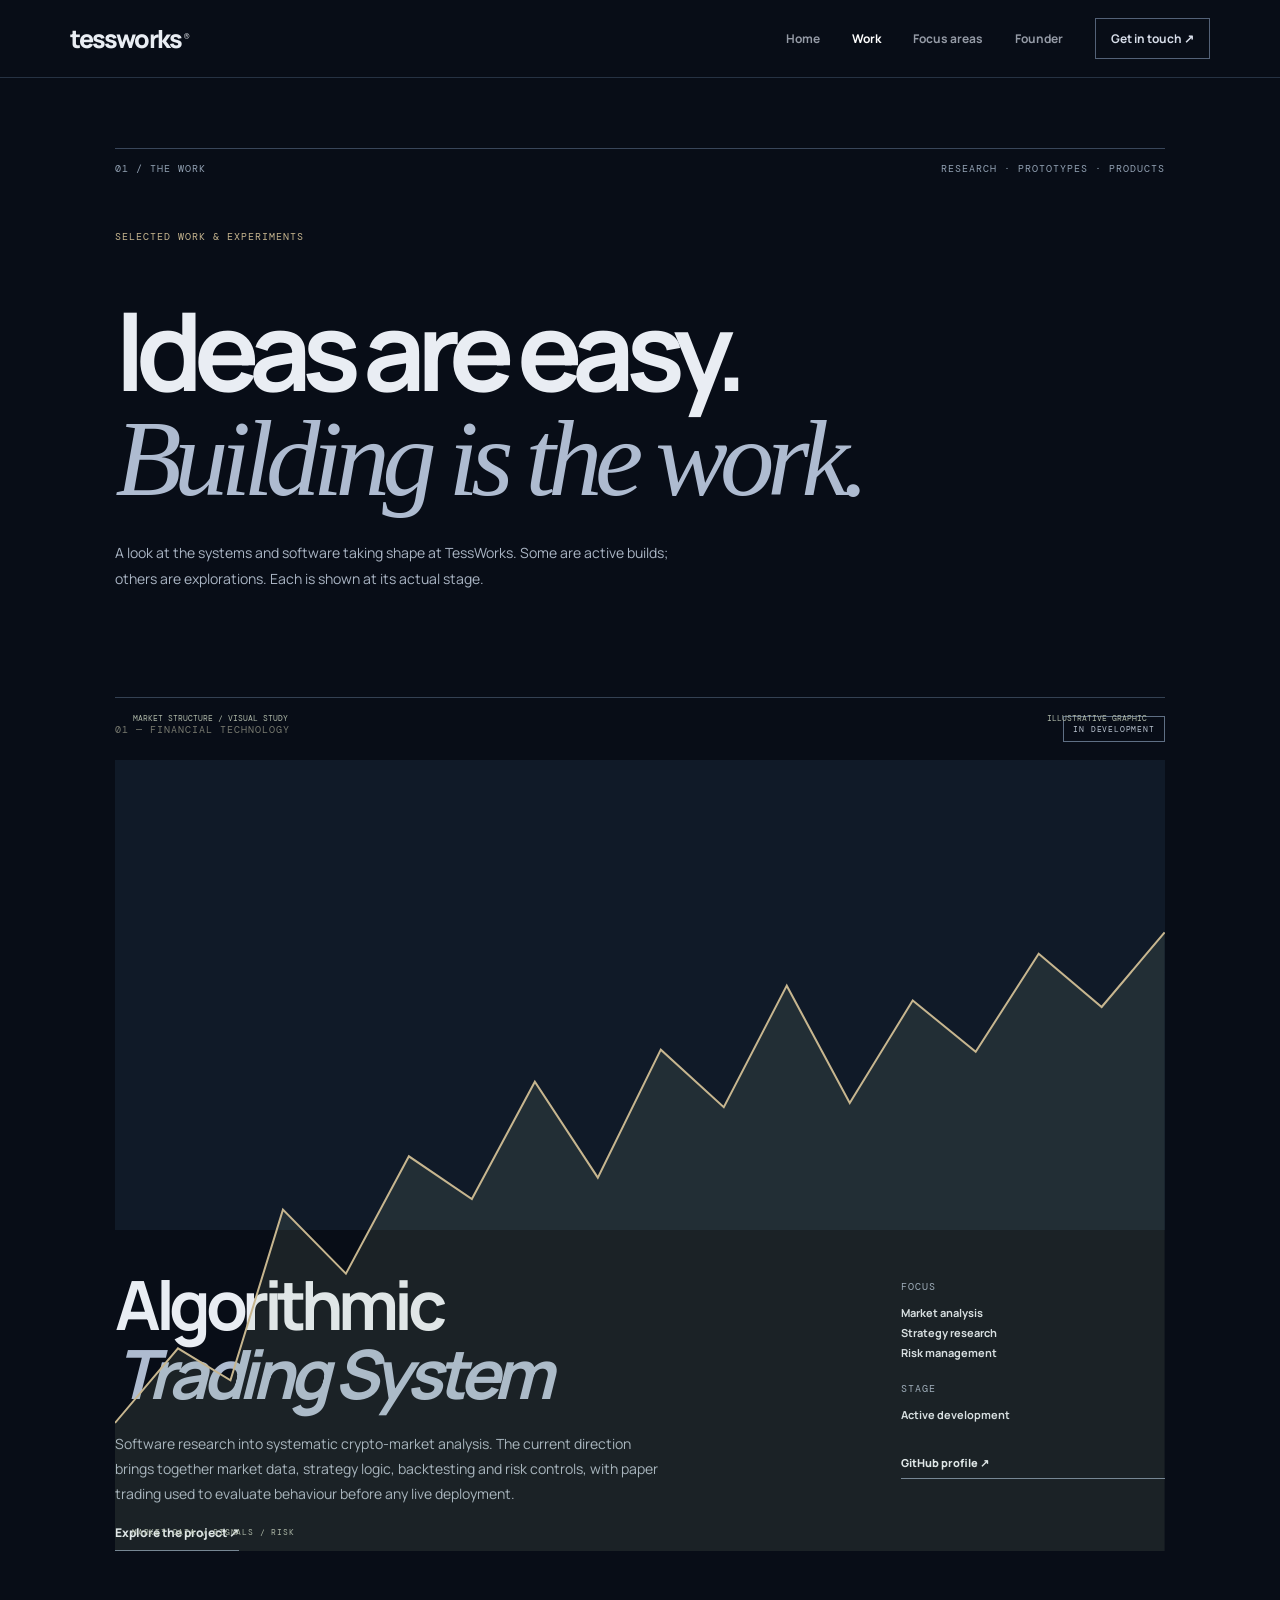
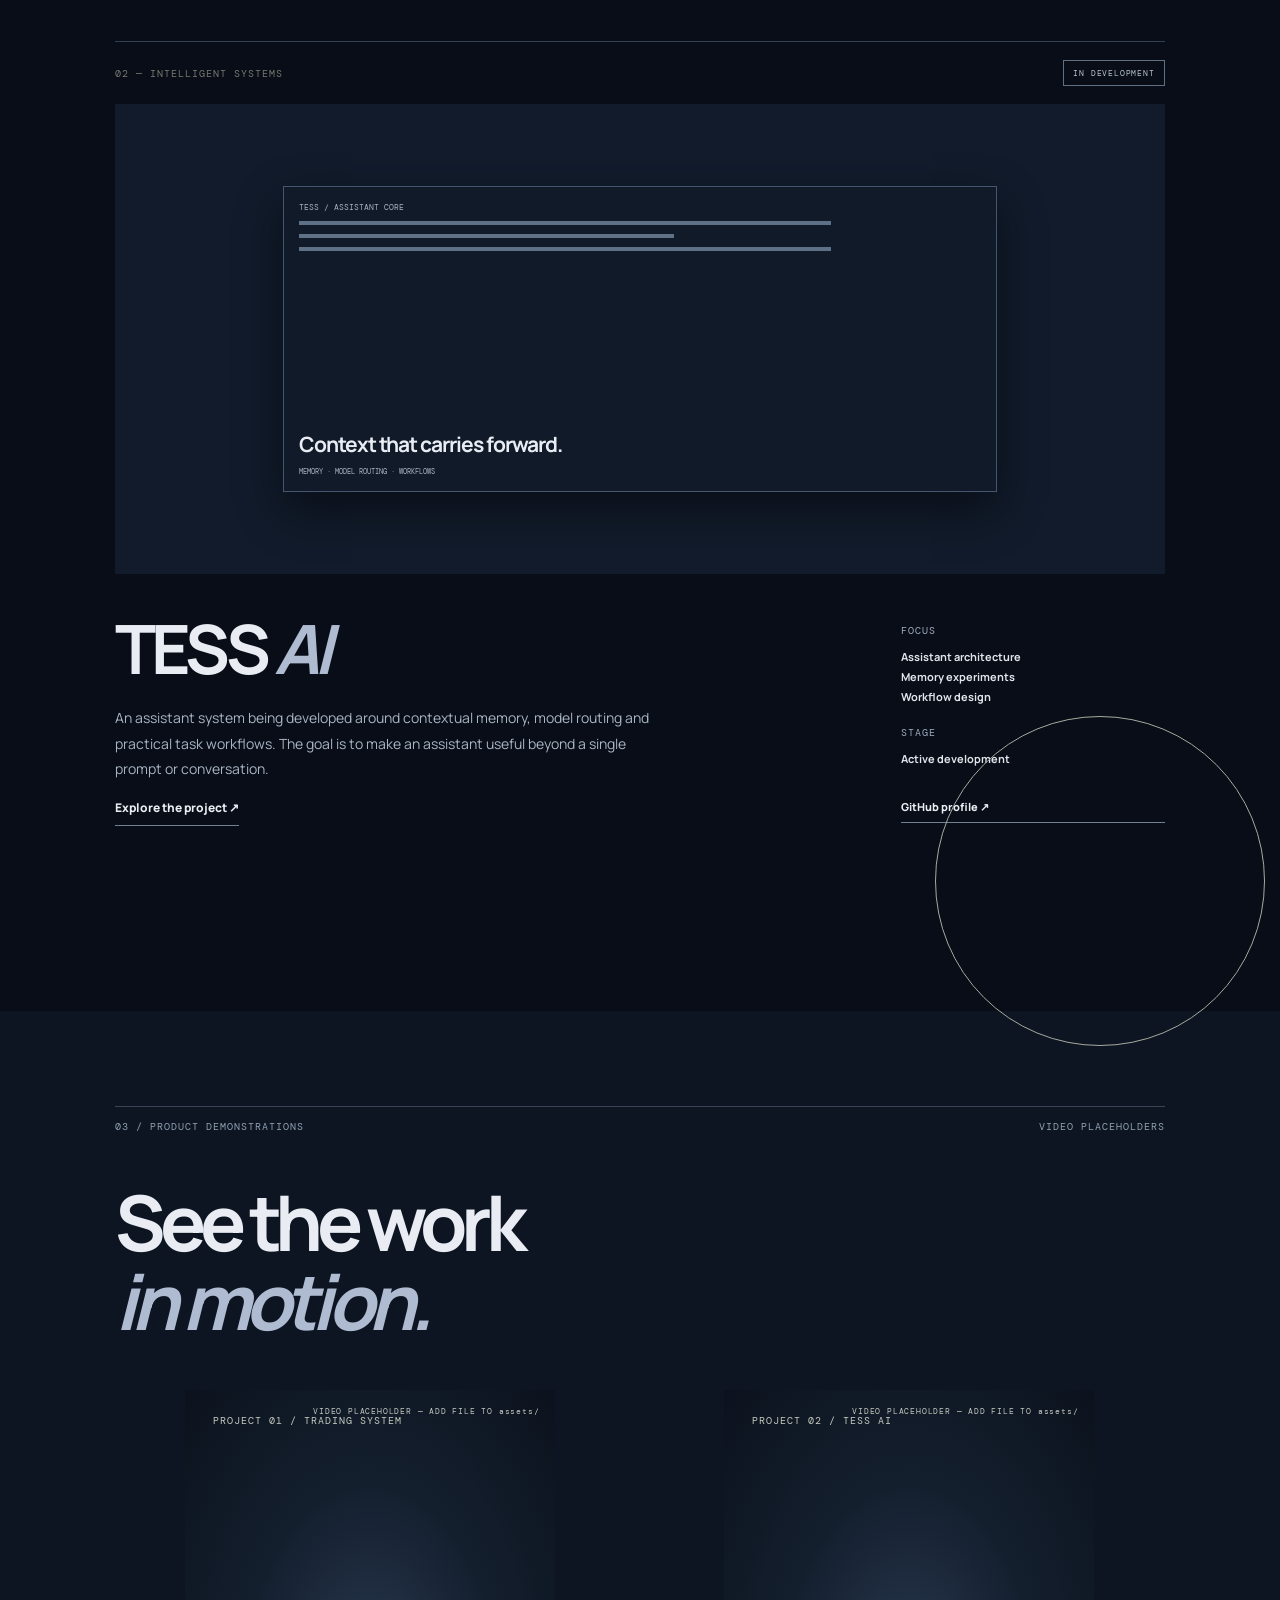
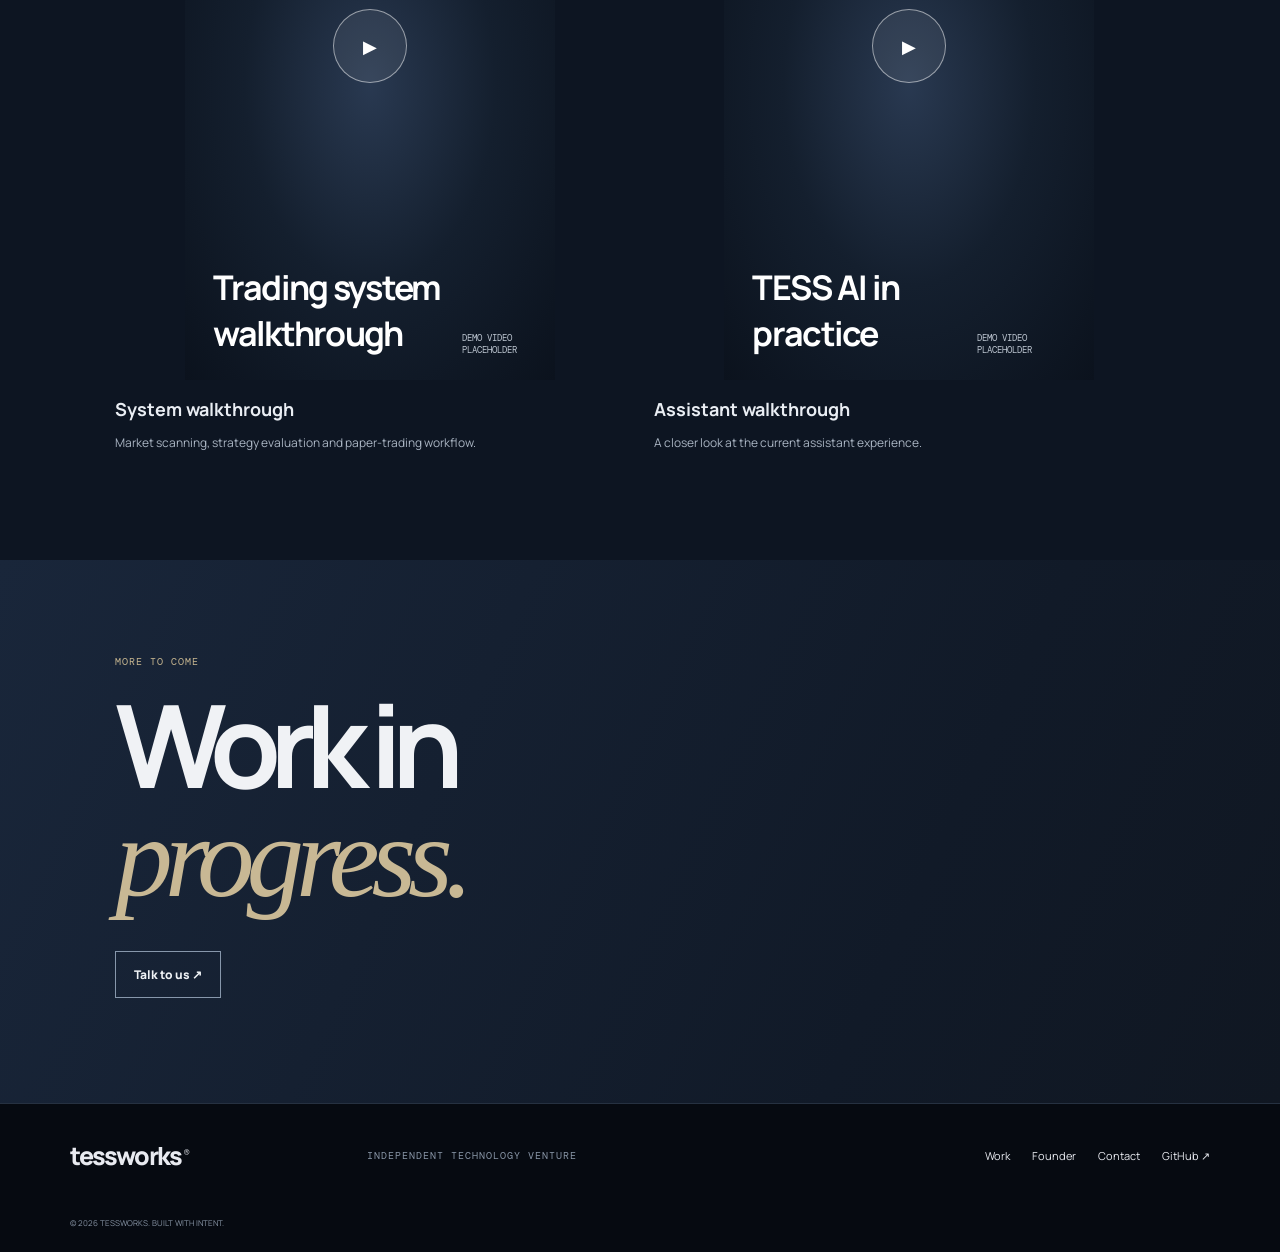
<file: work.html>
<!doctype html><html lang="en"><head><meta charset="utf-8"><meta name="viewport" content="width=device-width,initial-scale=1"><meta name="description" content="TessWorks — independent technology venture."><title>Work — TessWorks</title><link rel="preconnect" href="https://fonts.googleapis.com"><link href="https://fonts.googleapis.com/css2?family=DM+Mono:wght@400;500&family=Manrope:wght@400;500;600;700;800&display=swap" rel="stylesheet"><link rel="stylesheet" href="style.css"></head><body><header class="site-header"><a class="logo" href="index.html">tessworks<sup>®</sup></a><button class="menu" aria-expanded="false">MENU ☰</button><nav class="nav"><a class="" href="index.html">Home</a><a class="active" href="work.html">Work</a><a class="" href="ecosystem.html">Focus areas</a><a class="" href="founder.html">Founder</a><a class="contact-link " href="contact.html">Get in touch ↗</a></nav></header><main>
<section class="page-hero pad"><div class="kicker"><span>01 / THE WORK</span><span>RESEARCH · PROTOTYPES · PRODUCTS</span></div><p class="eyebrow" style="margin-top:55px">SELECTED WORK & EXPERIMENTS</p><h1>Ideas are easy.<br><em>Building is the work.</em></h1><p class="lede">A look at the systems and software taking shape at TessWorks. Some are active builds; others are explorations. Each is shown at its actual stage.</p></section>
<section class="work-detail pad"><article class="work-card"><div class="work-head mono"><span>01 — FINANCIAL TECHNOLOGY</span><span class="status">IN DEVELOPMENT</span></div><div class="work-art market"><div class="market-top"><span>MARKET STRUCTURE / VISUAL STUDY</span><span>ILLUSTRATIVE GRAPHIC</span></div><svg viewBox="0 0 1000 300" preserveAspectRatio="none"><path class="chartfill" d="M0 240 L60 205 110 220 160 140 220 170 280 115 340 135 400 80 460 125 520 65 580 92 640 35 700 90 760 42 820 66 880 20 940 45 1000 10 V300 H0Z"/><path class="chartline" d="M0 240 L60 205 110 220 160 140 220 170 280 115 340 135 400 80 460 125 520 65 580 92 640 35 700 90 760 42 820 66 880 20 940 45 1000 10"/></svg><span class="visual-label">MARKET DATA / SIGNALS / RISK</span></div><div class="work-copy"><div><h2>Algorithmic<br><em>Trading System</em></h2><p>Software research into systematic crypto-market analysis. The current direction brings together market data, strategy logic, backtesting and risk controls, with paper trading used to evaluate behaviour before any live deployment.</p><a class="text-link" href="projects/trading-system.html">Explore the project ↗</a></div><div class="meta-list"><span class="meta">FOCUS</span><b>Market analysis<br>Strategy research<br>Risk management</b><span class="meta">STAGE</span><b>Active development</b><a class="github" href="https://github.com/" target="_blank">GitHub profile ↗</a></div></div></article>
<article class="work-card"><div class="work-head mono"><span>02 — INTELLIGENT SYSTEMS</span><span class="status">IN DEVELOPMENT</span></div><div class="work-art ai"><div class="window"><span>TESS / ASSISTANT CORE</span><i></i><i></i><i></i><b>Context that carries forward.</b><small>MEMORY · MODEL ROUTING · WORKFLOWS</small></div><div class="ring"></div></div><div class="work-copy"><div><h2>TESS <em>AI</em></h2><p>An assistant system being developed around contextual memory, model routing and practical task workflows. The goal is to make an assistant useful beyond a single prompt or conversation.</p><a class="text-link" href="projects/tess-ai.html">Explore the project ↗</a></div><div class="meta-list"><span class="meta">FOCUS</span><b>Assistant architecture<br>Memory experiments<br>Workflow design</b><span class="meta">STAGE</span><b>Active development</b><a class="github" href="https://github.com/" target="_blank">GitHub profile ↗</a></div></div></article></section>
<section class="demo pad"><div class="kicker"><span>03 / PRODUCT DEMONSTRATIONS</span><span>VIDEO PLACEHOLDERS</span></div><h2 class="demo-title">See the work<br><em>in motion.</em></h2><div class="demo-grid"><div class="demo-item"><div class="video"><video controls playsinline preload="none"><source src="assets/trading-demo.mp4" type="video/mp4"></video><div class="overlay"><span class="video-tag">PROJECT 01 / TRADING SYSTEM</span><div class="play">▶</div><div class="video-caption"><strong>Trading system walkthrough</strong><small>DEMO VIDEO PLACEHOLDER</small></div></div><span class="video-note">VIDEO PLACEHOLDER — ADD FILE TO assets/</span></div><h3>System walkthrough</h3><p>Market scanning, strategy evaluation and paper-trading workflow.</p></div><div class="demo-item"><div class="video"><video controls playsinline preload="none"><source src="assets/tess-demo.mp4" type="video/mp4"></video><div class="overlay"><span class="video-tag">PROJECT 02 / TESS AI</span><div class="play">▶</div><div class="video-caption"><strong>TESS AI in practice</strong><small>DEMO VIDEO PLACEHOLDER</small></div></div><span class="video-note">VIDEO PLACEHOLDER — ADD FILE TO assets/</span></div><h3>Assistant walkthrough</h3><p>A closer look at the current assistant experience.</p></div></div></section><section class="cta"><p class="eyebrow">MORE TO COME</p><h2>Work in<br><em>progress.</em></h2><a class="button" href="contact.html">Talk to us ↗</a></section></main><footer class="footer"><a class="logo" href="index.html">tessworks<sup>®</sup></a><span class="mono">INDEPENDENT TECHNOLOGY VENTURE</span><div><a href="work.html">Work</a><a href="founder.html">Founder</a><a href="contact.html">Contact</a><a href="https://github.com/" target="_blank">GitHub ↗</a></div><small>© 2026 TESSWORKS. BUILT WITH INTENT.</small></footer><script src="script.js"></script></body></html>
</file>
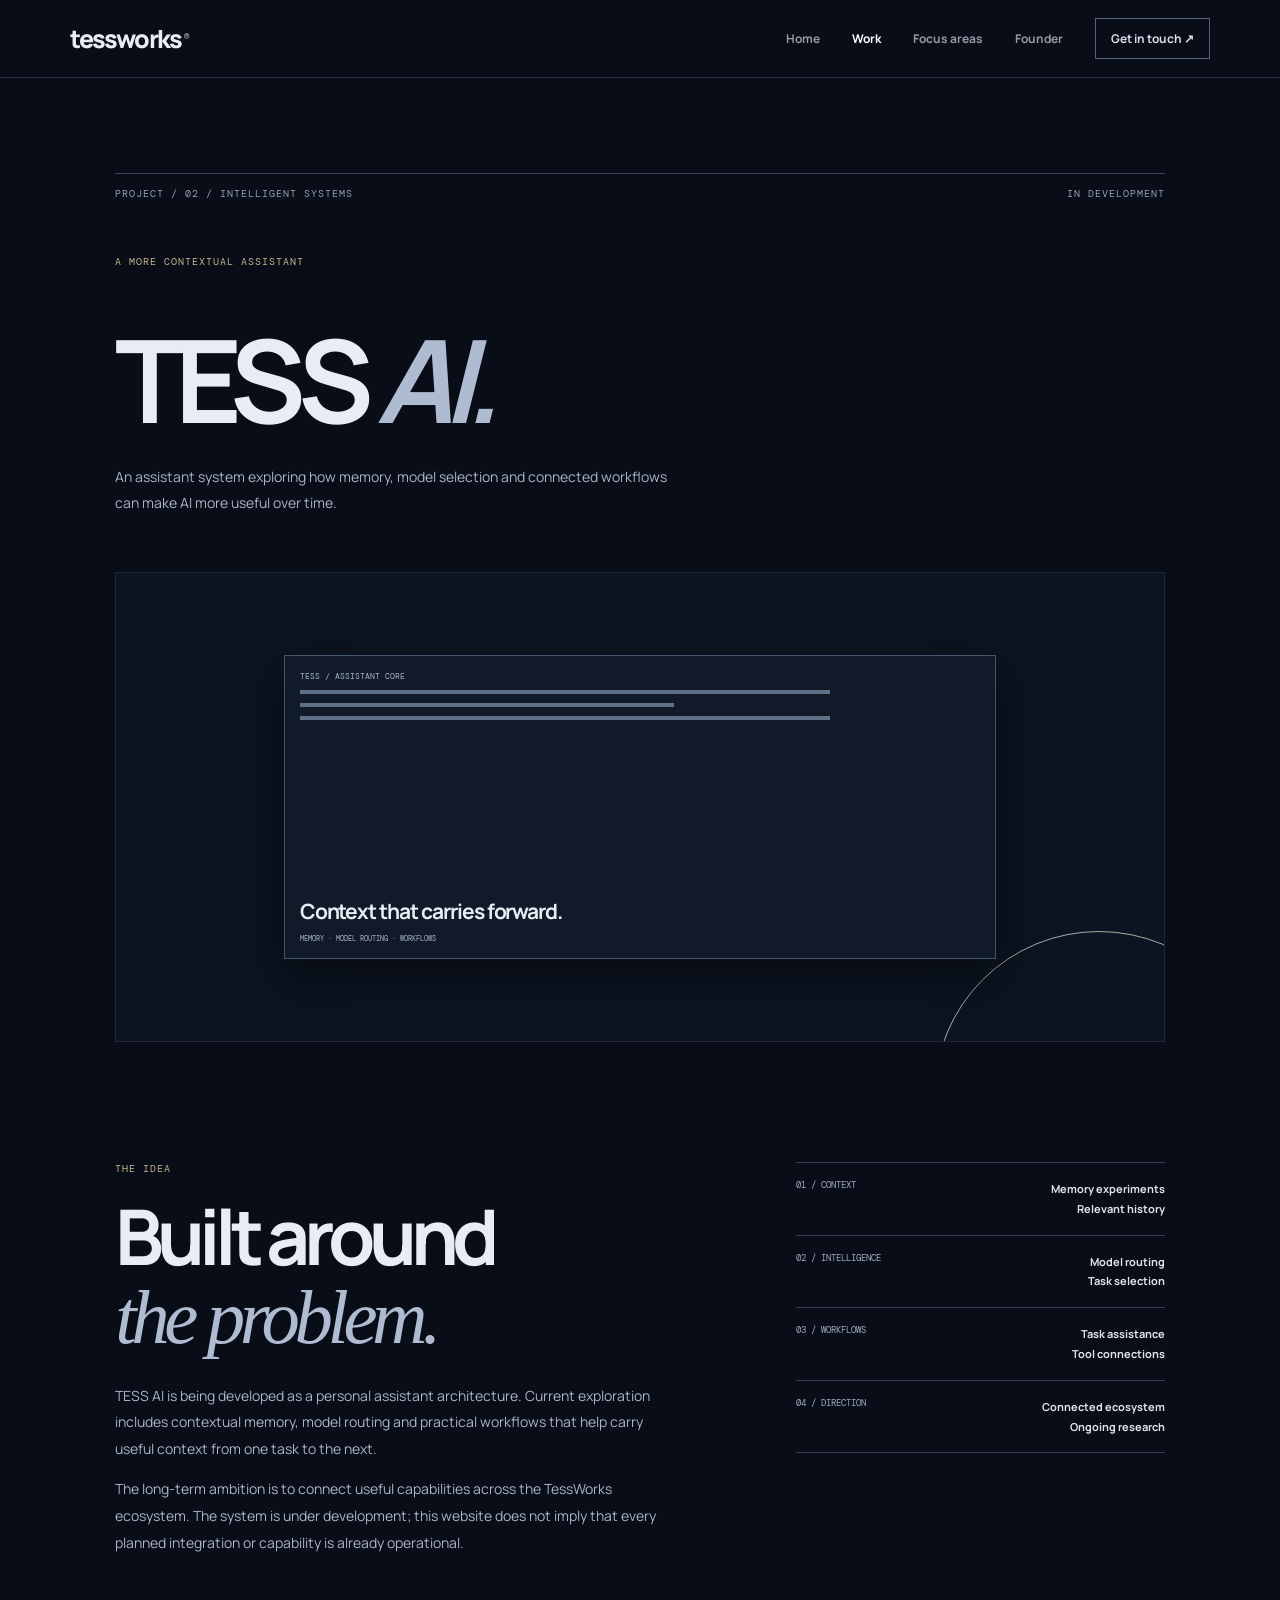
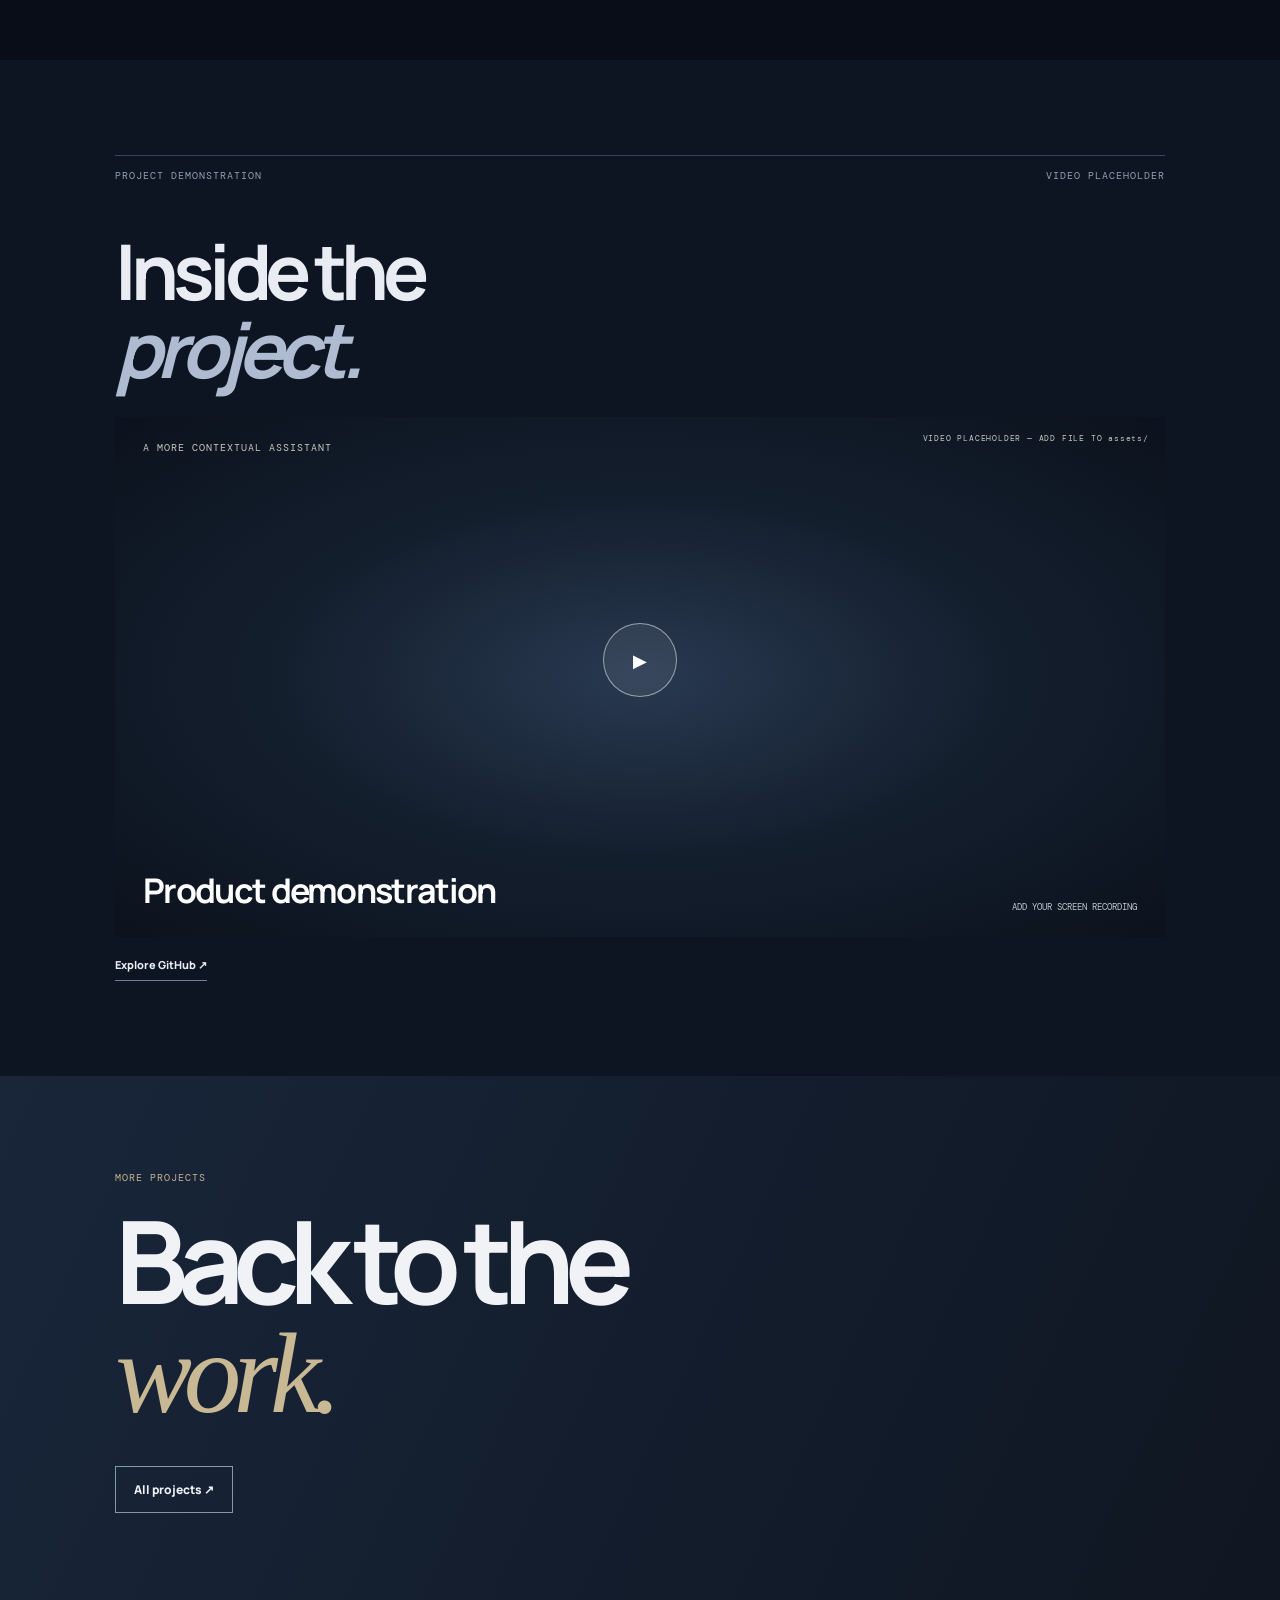
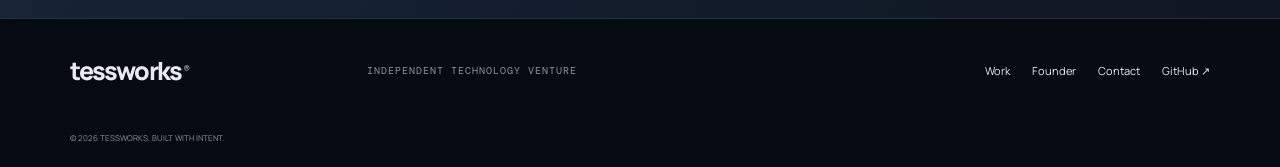
<file: projects/tess-ai.html>
<!doctype html><html lang="en"><head><meta charset="utf-8"><meta name="viewport" content="width=device-width,initial-scale=1"><meta name="description" content="TessWorks — independent technology venture."><title>TESS AI — TessWorks</title><link rel="preconnect" href="https://fonts.googleapis.com"><link href="https://fonts.googleapis.com/css2?family=DM+Mono:wght@400;500&family=Manrope:wght@400;500;600;700;800&display=swap" rel="stylesheet"><link rel="stylesheet" href="../style.css"></head><body><header class="site-header"><a class="logo" href="index.html">tessworks<sup>®</sup></a><button class="menu" aria-expanded="false">MENU ☰</button><nav class="nav"><a class="" href="index.html">Home</a><a class="active" href="work.html">Work</a><a class="" href="ecosystem.html">Focus areas</a><a class="" href="founder.html">Founder</a><a class="contact-link " href="contact.html">Get in touch ↗</a></nav></header><main><section class="project-hero pad"><div class="kicker"><span>PROJECT / 02 / INTELLIGENT SYSTEMS</span><span>IN DEVELOPMENT</span></div><p class="eyebrow" style="margin-top:55px">A MORE CONTEXTUAL ASSISTANT</p><h1>TESS <em>AI.</em></h1><p class="lede">An assistant system exploring how memory, model selection and connected workflows can make AI more useful over time.</p><div class="project-hero-art ai"><div class="window"><span>TESS / ASSISTANT CORE</span><i></i><i></i><i></i><b>Context that carries forward.</b><small>MEMORY · MODEL ROUTING · WORKFLOWS</small></div><div class="ring"></div></div></section><section class="project-content pad"><div class="project-description"><p class="eyebrow">THE IDEA</p><h2>Built around<br><em>the problem.</em></h2><p>TESS AI is being developed as a personal assistant architecture. Current exploration includes contextual memory, model routing and practical workflows that help carry useful context from one task to the next.</p><p>The long-term ambition is to connect useful capabilities across the TessWorks ecosystem. The system is under development; this website does not imply that every planned integration or capability is already operational.</p></div><div class="facts"><div><span>01 / CONTEXT</span><b>Memory experiments<br>Relevant history</b></div><div><span>02 / INTELLIGENCE</span><b>Model routing<br>Task selection</b></div><div><span>03 / WORKFLOWS</span><b>Task assistance<br>Tool connections</b></div><div><span>04 / DIRECTION</span><b>Connected ecosystem<br>Ongoing research</b></div></div></section><section class="project-demo pad"><div class="kicker"><span>PROJECT DEMONSTRATION</span><span>VIDEO PLACEHOLDER</span></div><h2 class="demo-title">Inside the<br><em>project.</em></h2><div class="video"><video controls playsinline preload="none"><source src="../assets/tess-demo.mp4" type="video/mp4"></video><div class="overlay"><span class="video-tag">A MORE CONTEXTUAL ASSISTANT</span><div class="play">▶</div><div class="video-caption"><strong>Product demonstration</strong><small>ADD YOUR SCREEN RECORDING</small></div></div><span class="video-note">VIDEO PLACEHOLDER — ADD FILE TO assets/</span></div><a class="github" href="https://github.com/" target="_blank">Explore GitHub ↗</a></section><section class="cta"><p class="eyebrow">MORE PROJECTS</p><h2>Back to the<br><em>work.</em></h2><a class="button" href="../work.html">All projects ↗</a></section></main><footer class="footer"><a class="logo" href="index.html">tessworks<sup>®</sup></a><span class="mono">INDEPENDENT TECHNOLOGY VENTURE</span><div><a href="work.html">Work</a><a href="founder.html">Founder</a><a href="contact.html">Contact</a><a href="https://github.com/" target="_blank">GitHub ↗</a></div><small>© 2026 TESSWORKS. BUILT WITH INTENT.</small></footer><script src="../script.js"></script></body></html>
</file>
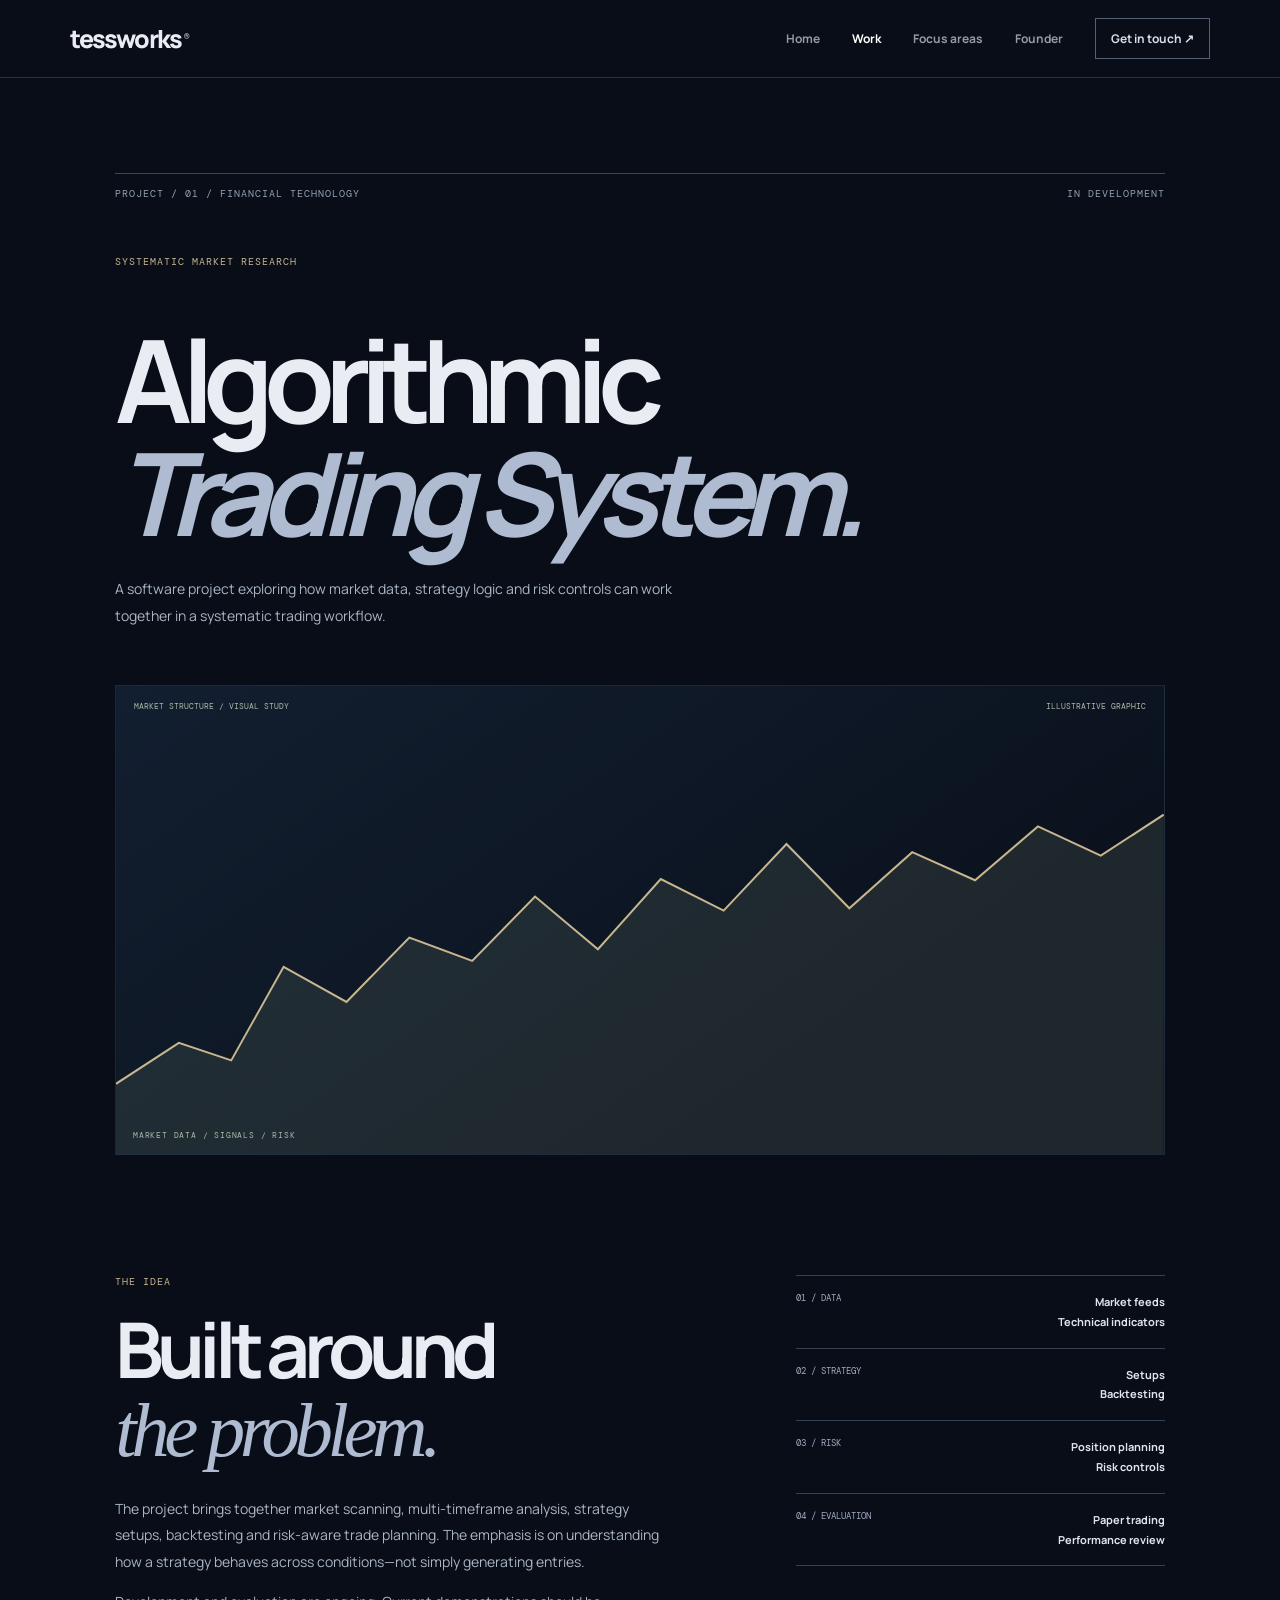
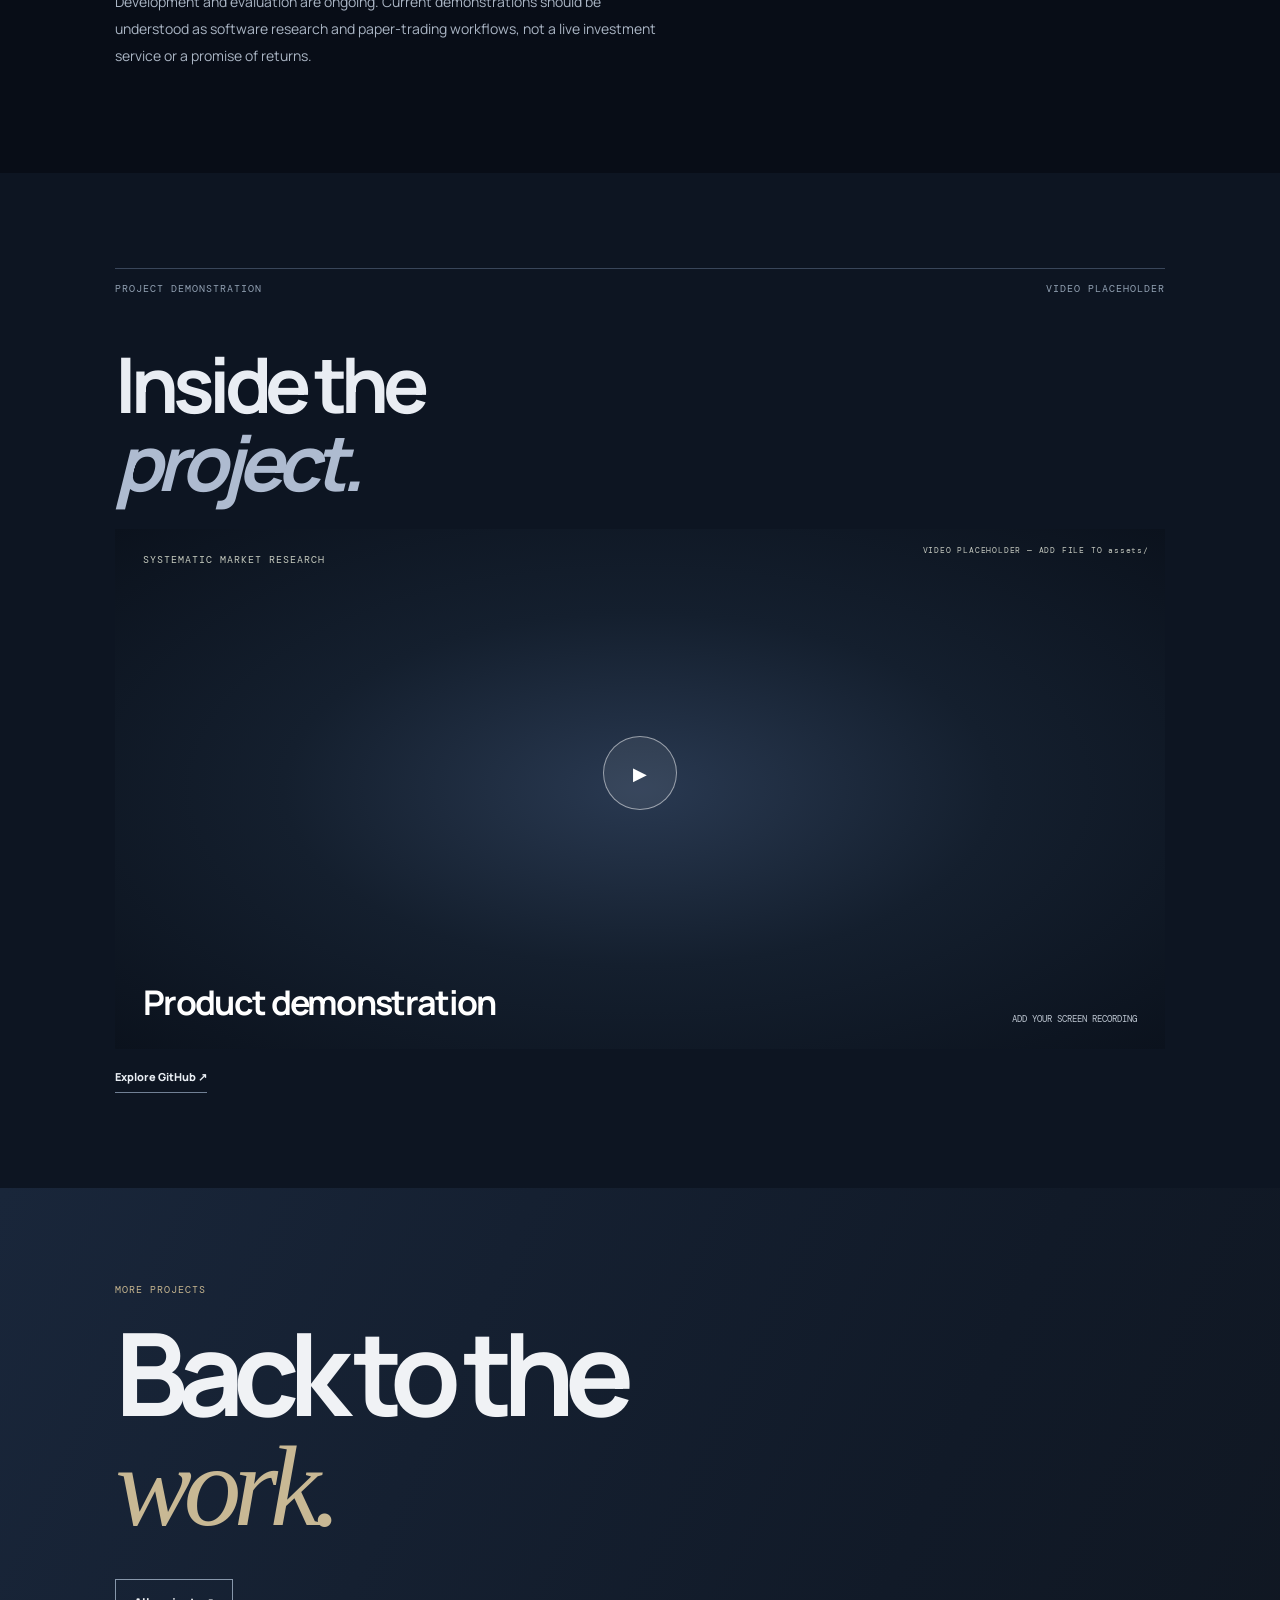
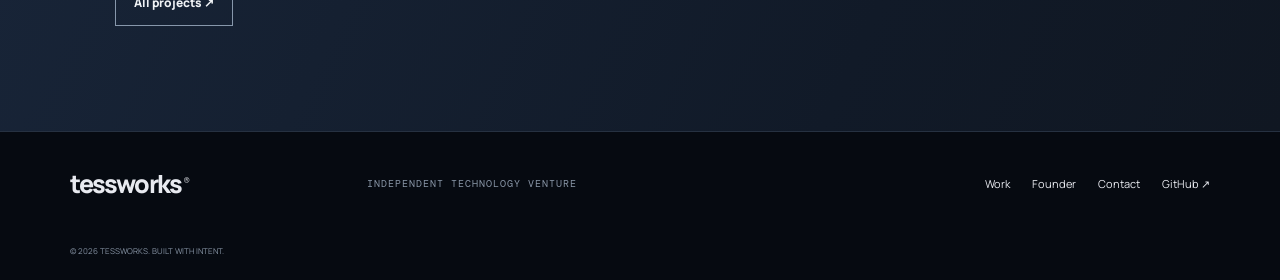
<file: projects/trading-system.html>
<!doctype html><html lang="en"><head><meta charset="utf-8"><meta name="viewport" content="width=device-width,initial-scale=1"><meta name="description" content="TessWorks — independent technology venture."><title>Algorithmic Trading System — TessWorks</title><link rel="preconnect" href="https://fonts.googleapis.com"><link href="https://fonts.googleapis.com/css2?family=DM+Mono:wght@400;500&family=Manrope:wght@400;500;600;700;800&display=swap" rel="stylesheet"><link rel="stylesheet" href="../style.css"></head><body><header class="site-header"><a class="logo" href="index.html">tessworks<sup>®</sup></a><button class="menu" aria-expanded="false">MENU ☰</button><nav class="nav"><a class="" href="index.html">Home</a><a class="active" href="work.html">Work</a><a class="" href="ecosystem.html">Focus areas</a><a class="" href="founder.html">Founder</a><a class="contact-link " href="contact.html">Get in touch ↗</a></nav></header><main><section class="project-hero pad"><div class="kicker"><span>PROJECT / 01 / FINANCIAL TECHNOLOGY</span><span>IN DEVELOPMENT</span></div><p class="eyebrow" style="margin-top:55px">SYSTEMATIC MARKET RESEARCH</p><h1>Algorithmic<br><em>Trading System.</em></h1><p class="lede">A software project exploring how market data, strategy logic and risk controls can work together in a systematic trading workflow.</p><div class="project-hero-art market"><div class="market-top"><span>MARKET STRUCTURE / VISUAL STUDY</span><span>ILLUSTRATIVE GRAPHIC</span></div><svg viewBox="0 0 1000 300" preserveAspectRatio="none"><path class="chartfill" d="M0 240 L60 205 110 220 160 140 220 170 280 115 340 135 400 80 460 125 520 65 580 92 640 35 700 90 760 42 820 66 880 20 940 45 1000 10 V300 H0Z"/><path class="chartline" d="M0 240 L60 205 110 220 160 140 220 170 280 115 340 135 400 80 460 125 520 65 580 92 640 35 700 90 760 42 820 66 880 20 940 45 1000 10"/></svg><span class="visual-label">MARKET DATA / SIGNALS / RISK</span></div></section><section class="project-content pad"><div class="project-description"><p class="eyebrow">THE IDEA</p><h2>Built around<br><em>the problem.</em></h2><p>The project brings together market scanning, multi-timeframe analysis, strategy setups, backtesting and risk-aware trade planning. The emphasis is on understanding how a strategy behaves across conditions—not simply generating entries.</p><p>Development and evaluation are ongoing. Current demonstrations should be understood as software research and paper-trading workflows, not a live investment service or a promise of returns.</p></div><div class="facts"><div><span>01 / DATA</span><b>Market feeds<br>Technical indicators</b></div><div><span>02 / STRATEGY</span><b>Setups<br>Backtesting</b></div><div><span>03 / RISK</span><b>Position planning<br>Risk controls</b></div><div><span>04 / EVALUATION</span><b>Paper trading<br>Performance review</b></div></div></section><section class="project-demo pad"><div class="kicker"><span>PROJECT DEMONSTRATION</span><span>VIDEO PLACEHOLDER</span></div><h2 class="demo-title">Inside the<br><em>project.</em></h2><div class="video"><video controls playsinline preload="none"><source src="../assets/trading-demo.mp4" type="video/mp4"></video><div class="overlay"><span class="video-tag">SYSTEMATIC MARKET RESEARCH</span><div class="play">▶</div><div class="video-caption"><strong>Product demonstration</strong><small>ADD YOUR SCREEN RECORDING</small></div></div><span class="video-note">VIDEO PLACEHOLDER — ADD FILE TO assets/</span></div><a class="github" href="https://github.com/" target="_blank">Explore GitHub ↗</a></section><section class="cta"><p class="eyebrow">MORE PROJECTS</p><h2>Back to the<br><em>work.</em></h2><a class="button" href="../work.html">All projects ↗</a></section></main><footer class="footer"><a class="logo" href="index.html">tessworks<sup>®</sup></a><span class="mono">INDEPENDENT TECHNOLOGY VENTURE</span><div><a href="work.html">Work</a><a href="founder.html">Founder</a><a href="contact.html">Contact</a><a href="https://github.com/" target="_blank">GitHub ↗</a></div><small>© 2026 TESSWORKS. BUILT WITH INTENT.</small></footer><script src="../script.js"></script></body></html>
</file>
<file: style.css>
*{box-sizing:border-box}html{scroll-behavior:smooth}body{margin:0;background:#f1f0eb;color:#191b18;font-family:Manrope,Arial,sans-serif;-webkit-font-smoothing:antialiased}a{color:inherit;text-decoration:none}.mono,.eyebrow,.kicker,.status,.site-footer small,.site-footer>span,.video-tag,.video-note,.project-index,.meta,.hero-foot,.hero-top,.visual-label{font:10px "DM Mono",monospace;letter-spacing:.1em}.site-header{height:78px;padding:0 5.5vw;display:flex;align-items:center;justify-content:space-between;border-bottom:1px solid #d2d1c9;position:relative;z-index:5}.logo{font-size:25px;font-weight:800;letter-spacing:-1.8px}.logo sup{font:9px "DM Mono";margin-left:3px}.nav{display:flex;gap:32px;align-items:center;font-size:12px;font-weight:700}.nav a{opacity:.65}.nav a:hover,.nav a.active{opacity:1}.nav .contact-link{border:1px solid;padding:11px 15px;opacity:1}.menu{display:none}.pad{padding:95px 9vw}.kicker{display:flex;justify-content:space-between;color:#77796f;border-top:1px solid #c8c7be;padding-top:13px}.eyebrow{color:#77796f;margin:0 0 22px}.hero{min-height:700px;padding:0 5.5vw;position:relative;overflow:hidden;background:#e8e7df}.hero-top{display:flex;justify-content:space-between;padding:22px 0;color:#77796f}.hero-copy{position:relative;z-index:2;padding:90px 0 40px}.hero h1,.page-hero h1,.contact-hero h1{font-size:clamp(58px,9vw,125px);line-height:.96;letter-spacing:-.09em;margin:0;font-weight:700}.hero h1 em,.page-hero h1 em,.section-title em,.film-title em,.manifesto em,.cta h2 em,.project-title em,.focus-copy h2 em,.founder-copy h1 em,.project-description h2 em,.contact-hero h1 em{font-family:Georgia,serif;font-weight:400;letter-spacing:-.07em}.hero h1 em{color:#818579}.hero-bottom{display:flex;align-items:end;justify-content:space-between;max-width:550px;margin-top:42px}.hero-bottom p{max-width:390px;color:#65675e;font-size:15px;line-height:1.75}.circle-link{width:48px;height:48px;border:1px solid #aaa99f;border-radius:50%;display:grid;place-items:center;font-size:22px}.hero-art{position:absolute;right:4vw;top:155px;width:38vw;height:440px;opacity:.8}.grid-art{position:absolute;inset:0;background-image:linear-gradient(#c6c6bd 1px,transparent 1px),linear-gradient(90deg,#c6c6bd 1px,transparent 1px);background-size:42px 42px}.orbit{position:absolute;left:50%;top:50%;border:1px solid #999e91;border-radius:50%;transform:translate(-50%,-50%) rotate(-25deg)}.o1{width:82%;height:45%;animation:spin 24s linear infinite}.o2{width:55%;height:78%;transform:translate(-50%,-50%) rotate(60deg);border-color:#b1a58f}.core{position:absolute;left:50%;top:50%;transform:translate(-50%,-50%);width:110px;height:110px;border-radius:50%;background:#b6b9aa;display:grid;place-items:center;font-size:37px;font-weight:800;letter-spacing:-5px;box-shadow:0 0 0 15px #e8e7df,0 0 0 16px #aaa99f}.core span{color:#f1f0eb}.art-note{position:absolute;color:#77796f}.art-note.a{top:12%;left:3%}.art-note.b{right:0;bottom:12%}.hero-foot{position:absolute;bottom:22px;left:5.5vw;right:5.5vw;display:flex;justify-content:space-between;color:#77796f}.intro{background:#f1f0eb}.intro-grid{display:grid;grid-template-columns:1.1fr .9fr;gap:8vw;align-items:end;margin-top:55px}.intro h2,.section-title,.film-title,.demo-title,.project-description h2{font-size:clamp(45px,6vw,78px);line-height:1.02;letter-spacing:-.08em;margin:0}.intro h2 span,.section-title em{color:#85877b;font-family:Georgia,serif;font-weight:400}.intro-copy p,.lede,.founder-copy>p:not(.eyebrow),.project-description>p:not(.eyebrow){font-size:14px;line-height:1.9;color:#66685f}.text-link{display:inline-flex;gap:22px;align-items:center;border-bottom:1px solid #aaa99f;padding-bottom:9px;font-size:12px;font-weight:800}.film{background:#deded6;padding-bottom:90px}.film-title{margin-top:50px}.film-desc{font-size:13px;color:#77796f}.video{height:min(58vw,590px);margin:0 5.5vw;background:#1d211d;position:relative;overflow:hidden;color:#fff}.video video{position:absolute;inset:0;width:100%;height:100%;object-fit:cover;opacity:0;z-index:2}.video.playing video{opacity:1}.overlay{position:absolute;inset:0;padding:24px 28px;display:flex;flex-direction:column;justify-content:space-between;background:radial-gradient(ellipse at 50% 50%,#596257,#292e29 45%,#171a18)}.video.playing .overlay{display:none}.video-tag{color:#c5cabe}.play{align-self:center;border:1px solid #ffffff80;border-radius:50%;width:74px;height:74px;display:grid;place-items:center;background:#ffffff12;font-size:18px}.video-caption{display:flex;justify-content:space-between;align-items:end}.video-caption strong{font-size:clamp(20px,3vw,34px);letter-spacing:-.05em}.video-caption small{font:9px "DM Mono";color:#b8bcb3}.video-note{position:absolute;right:16px;top:16px;color:#c4c8bf;font-size:8px;z-index:3}.work{background:#f1f0eb}.title-row{display:flex;justify-content:space-between;align-items:end;margin:52px 0 60px}.rows{border-top:1px solid #c8c7be}.row{display:grid;grid-template-columns:35px 1fr 1fr 25px;gap:28px;align-items:center;padding:25px 0;border-bottom:1px solid #c8c7be}.project-index{color:#85867d}.visual{height:235px;position:relative;overflow:hidden}.market{background:#202722;color:#dfe4d9}.market svg{position:absolute;inset:25% 0 0;width:100%;height:75%}.chartfill{fill:#9eb39320}.chartline{fill:none;stroke:#bdc9ad;stroke-width:2;vector-effect:non-scaling-stroke}.visual-label{position:absolute;left:17px;bottom:14px;color:#aeb8a8;font-size:8px}.market-top{position:absolute;top:15px;left:18px;right:18px;display:flex;justify-content:space-between;color:#aeb8a8;font:8px "DM Mono"}.project-info h3{font-size:24px;letter-spacing:-.06em;margin:12px 0 6px}.project-info p{font-size:12px;line-height:1.7;color:#6c6d65;max-width:380px}.status{display:inline-block;border:1px solid #c5c4bb;padding:7px 9px;color:#77796f;font-size:8px}.ai{background:#d8d8d0;display:grid;place-items:center}.window{position:relative;z-index:1;width:68%;height:65%;background:#f1f0eb;border:1px solid #c4c4bb;box-shadow:0 15px 40px #0001;padding:15px;display:flex;flex-direction:column;gap:9px}.window span,.window small{font:8px "DM Mono";color:#77796f}.window i{height:4px;width:78%;background:#d4d4ca}.window i:nth-of-type(2){width:55%}.window b{font-size:clamp(12px,2vw,21px);letter-spacing:-.05em;margin-top:auto}.window small{font-size:7px}.ring{position:absolute;width:330px;height:330px;border:1px solid #a8aa9f;border-radius:50%;right:-100px;bottom:-220px}.manifesto{background:#252b26;color:#efefe8;padding:100px 9vw}.manifesto p{font-size:clamp(36px,5.7vw,72px);line-height:1.16;letter-spacing:-.07em;margin:65px 0}.manifesto em{color:#aebba4}.manifesto>span{font:9px "DM Mono";color:#aeb4a8;letter-spacing:.1em}.focus{background:#e1e0d8}.focus-grid{display:grid;grid-template-columns:repeat(4,1fr);margin-top:45px;border-block:1px solid #c5c4ba}.focus-grid a{min-height:185px;padding:20px 18px 20px 0;border-right:1px solid #c5c4ba;position:relative}.focus-grid a:not(:first-child){padding-left:18px}.focus-grid a:last-child{border:0}.focus-grid span{font:9px "DM Mono";color:#888a80}.focus-grid h3{font-size:22px;line-height:1.12;letter-spacing:-.06em;margin-top:34px}.focus-grid b{position:absolute;right:15px;bottom:18px}.cta{background:#aab2a2;padding:95px 9vw 105px}.cta h2{font-size:clamp(62px,9vw,115px);line-height:.94;letter-spacing:-.09em;margin:0 0 38px}.cta h2 em{color:#f1f0eb}.button{display:inline-flex;gap:35px;align-items:center;padding:14px 18px;border:1px solid #33382f;font-size:12px;font-weight:800}.footer{background:#171a17;color:#e8e8df;padding:34px 5.5vw 24px;display:grid;grid-template-columns:1fr 1fr 2fr;gap:24px;align-items:center}.footer>span,.footer small{color:#9da194}.footer>div{display:flex;justify-content:flex-end;gap:22px;font-size:11px}.footer small{grid-column:1/-1;margin-top:20px;font-size:8px}.page-hero{padding-top:70px;padding-bottom:90px}.page-hero h1{font-size:clamp(58px,8.5vw,112px);margin-top:55px}.page-hero h1 em{color:#85877b}.lede{max-width:560px;margin-top:28px}.work-detail{padding-top:0}.work-card{border-top:1px solid #c8c7be;padding-top:18px;margin-bottom:90px}.work-head{display:flex;justify-content:space-between;align-items:center;margin-bottom:18px;color:#77796f}.work-art{height:clamp(250px,42vw,470px);display:grid;place-items:center}.work-copy{display:grid;grid-template-columns:1.5fr .6fr;gap:10vw;padding-top:40px}.work-copy h2,.project-title{font-size:clamp(42px,5.5vw,68px);letter-spacing:-.08em;line-height:1.02;margin:0 0 22px}.work-copy h2 em,.project-title em{color:#85877b}.work-copy p{max-width:550px;font-size:14px;line-height:1.8;color:#66685f}.meta-list{display:flex;flex-direction:column;gap:10px}.meta-list span{color:#85867d;margin-top:10px}.meta-list b{font-size:11px;line-height:1.8}.github{font-size:11px;font-weight:800;border-bottom:1px solid #aaa99f;padding-bottom:8px;display:inline-block;margin-top:20px}.demo{background:#deded6}.demo-title{margin:50px 0}.demo-grid{display:grid;grid-template-columns:1fr 1fr;gap:28px}.demo-video{height:300px;margin:0}.demo-item h3{font-size:18px;margin:17px 0 4px}.demo-item p{font-size:12px;color:#77796f;line-height:1.7}.focus-panel{min-height:560px;padding:80px 9vw 65px;display:grid;grid-template-columns:1fr 1fr;gap:8vw;align-items:center;position:relative;overflow:hidden}.focus-panel.dark,.focus-panel.market-panel{background:#252b26;color:#eee}.focus-panel.light{background:#e1e0d8}.focus-panel.sand{background:#b4b8ac}.focus-num{position:absolute;top:25px;left:9vw}.focus-copy h2{font-size:clamp(40px,5vw,65px);line-height:1.02;letter-spacing:-.08em;margin:0 0 22px}.focus-copy h2 em{color:#aebba4}.focus-copy p:not(.eyebrow){font-size:14px;line-height:1.8;max-width:440px;opacity:.75}.focus-graphic{height:300px;position:relative;display:flex;align-items:center;justify-content:center}.nodecore{width:90px;height:90px;border-radius:50%;background:#aeb9a4;color:#252b26;display:grid;place-items:center;font-weight:800;z-index:2}.nodecore:before,.nodecore:after{content:"";position:absolute;width:230px;height:230px;border:1px solid #879182;border-radius:50%}.nodecore:after{width:165px;height:165px;border-style:dashed}.node{position:absolute;width:10px;height:10px;border-radius:50%;background:#e3e7dc}.flow{display:flex;align-items:center;gap:8px}.flow span{padding:17px 13px;border:1px solid #999b90;font:9px "DM Mono"}.flow span:nth-child(2){background:#252b26;color:#fff}.flow i{width:20px;height:1px;background:#92948a}.candles{width:82%;height:190px;display:flex;align-items:center;justify-content:space-around;border-bottom:1px solid #687168;background:repeating-linear-gradient(0deg,transparent,transparent 37px,#ffffff0c 38px)}.candles i{width:8px;height:var(--h);background:#aebda1;position:relative}.candles i:nth-child(3n){background:#bb8875}.candles i:before{content:"";position:absolute;left:3px;top:-13px;width:1px;height:calc(var(--h) + 26px);background:currentColor}.chain{display:flex;gap:14px;align-items:center}.chain span{width:52px;height:52px;border:1px solid #717a6d;border-radius:50%;display:grid;place-items:center;font:11px "DM Mono";z-index:1}.founder-layout{display:grid;grid-template-columns:.85fr 1.15fr;gap:9vw;margin-top:55px;align-items:center}.portrait{height:550px;background:#d9d8d0;position:relative;overflow:hidden}.portrait img{width:100%;height:100%;object-fit:cover;position:absolute;inset:0;z-index:2}.portrait-fallback{position:absolute;inset:0;display:flex;flex-direction:column;justify-content:center;align-items:center;color:#7b7d73;gap:12px}.portrait-fallback b{font-size:22px}.portrait-fallback small{font:9px "DM Mono";text-align:center;line-height:1.8}.portrait-label{position:absolute;bottom:15px;left:16px;z-index:3;color:#fff;font:9px "DM Mono";text-shadow:0 1px 5px #000}.founder-copy h1{font-size:clamp(45px,5.5vw,72px);line-height:1;letter-spacing:-.08em;margin:0 0 28px}.founder-copy h1 em{color:#85877b}.founder-copy>p:not(.eyebrow){font-size:13px;line-height:1.9;max-width:550px}.notes{background:#e1e0d8}.notes-grid{display:grid;grid-template-columns:repeat(3,1fr);gap:30px;margin-top:50px}.notes-grid>div{border-top:1px solid #bdbdb3;padding-top:15px}.notes-grid span{font:9px "DM Mono";color:#888980}.notes-grid h3{font-size:21px;letter-spacing:-.06em;margin:30px 0 8px}.notes-grid p{font-size:12px;line-height:1.8;color:#707169}.quote{background:#252b26;color:#f1f0e8;padding:90px 12vw}.quote p{font-size:clamp(32px,5vw,60px);letter-spacing:-.07em;line-height:1.15;margin:0 0 30px}.quote span{font:9px "DM Mono";color:#aeb4a8}.contact-hero{min-height:680px;padding-top:70px}.contact-hero h1{margin-top:65px}.contact-hero h1 em{color:#85877b}.email{display:inline-flex;gap:25px;align-items:center;font-size:clamp(20px,3vw,32px);font-weight:700;letter-spacing:-.05em;border-bottom:1px solid #aaa99f;padding-bottom:12px;margin-top:45px}.socials{display:flex;gap:25px;margin-top:30px;font:10px "DM Mono";color:#77796f}.project-hero{padding-bottom:55px}.project-hero h1{font-size:clamp(60px,9vw,115px);line-height:.98;letter-spacing:-.09em;margin:55px 0 0}.project-hero h1 em{color:#85877b}.project-hero-art{height:clamp(280px,42vw,470px);margin-top:55px;position:relative;display:grid;place-items:center;overflow:hidden}.project-content{display:grid;grid-template-columns:1.2fr .8fr;gap:10vw;padding-top:65px;padding-bottom:90px}.project-description h2{margin:0 0 25px}.facts{border-top:1px solid #c8c7be}.facts div{padding:16px 0;border-bottom:1px solid #c8c7be;display:flex;justify-content:space-between;gap:18px}.facts span{font:9px "DM Mono";color:#85867d}.facts b{font-size:11px;line-height:1.8;text-align:right}.project-demo{background:#deded6}.project-demo .video{margin:0;height:clamp(280px,48vw,520px)}.project-demo h2{font-size:clamp(45px,6vw,78px);letter-spacing:-.08em;margin:50px 0 28px}
.reveal{opacity:0;transform:translateY(20px);transition:.7s ease}.reveal.visible{opacity:1;transform:none}@keyframes spin{to{transform:translate(-50%,-50%) rotate(335deg)}}@media(max-width:850px){.site-header{height:70px}.menu{display:block;border:0;background:none;font-weight:700}.nav{display:none;position:absolute;top:70px;left:0;right:0;padding:25px 7vw 30px;background:#f1f0eb;flex-direction:column;align-items:flex-start;border-bottom:1px solid #ccc}.nav.open{display:flex}.hero-art{width:58vw;right:-5vw;top:230px;opacity:.42}.hero-copy{padding-top:95px}.intro-grid,.work-copy,.project-content{grid-template-columns:1fr;gap:30px}.row{grid-template-columns:24px 1fr 24px}.row .visual{grid-column:2;grid-row:1;height:205px}.project-info{grid-column:2}.project-index{grid-column:1;grid-row:1}.row .arrow{grid-column:3;grid-row:1}.focus-grid{grid-template-columns:1fr 1fr}.focus-grid a:nth-child(2){border-right:0}.focus-grid a:nth-child(3),.focus-grid a:nth-child(4){border-top:1px solid #c5c4ba}.focus-panel{grid-template-columns:1fr;gap:15px}.focus-graphic{order:2}.focus-copy{order:1}.founder-layout{grid-template-columns:1fr;gap:40px}.portrait{max-width:520px}.footer{grid-template-columns:1fr 1fr}.footer>div{grid-column:1/-1;justify-content:flex-start;flex-wrap:wrap}.demo-grid{grid-template-columns:1fr}.notes-grid{grid-template-columns:1fr}.project-content{padding-top:55px}}@media(max-width:540px){.pad{padding:70px 7vw}.hero{padding:0 7vw;min-height:650px}.hero h1{font-size:57px}.hero-art{width:85vw;right:-22vw;top:270px}.hero-bottom p{font-size:13px;max-width:270px}.hero-foot{left:7vw;right:7vw;font-size:8px}.intro h2,.section-title,.film-title,.demo-title{font-size:49px}.title-row{display:block;margin:40px 0}.title-row .text-link{margin-top:22px}.video{height:420px;margin:0 7vw}.overlay{padding:18px}.video-caption{display:block}.video-caption small{display:block;margin-top:8px}.manifesto{padding:75px 7vw}.manifesto p{font-size:39px;margin:45px 0}.focus-grid a{min-height:155px}.focus-grid h3{font-size:19px}.cta{padding:78px 7vw}.cta h2{font-size:68px}.page-hero h1{font-size:57px}.page-hero{padding-top:55px;padding-bottom:65px}.work-art{height:250px}.work-copy h2{font-size:48px}.demo-video{height:240px}.focus-panel{padding:85px 7vw 60px}.focus-num{left:7vw}.portrait{height:420px}.founder-copy h1{font-size:48px}.quote{padding:75px 8vw}.contact-hero{min-height:640px}.contact-hero h1{font-size:66px}.footer{padding:30px 7vw}.footer>div{gap:15px}.project-hero h1{font-size:60px}.facts div{display:block}.facts b{display:block;text-align:left;margin-top:6px}}
@media(prefers-reduced-motion:reduce){*{scroll-behavior:auto!important;animation:none!important;transition:none!important}}

/* Homepage: TessWorks digital studio / TESS system identity */
.home-page{--ink:#080d17;--panel:#0d1421;--panel2:#111b2a;--steel:#8197b3;--muted:#a5b0bf;--champagne:#c9b896;background:var(--ink);color:#eef1f5}
.home-page .site-header{background:#080d17;border-color:#253143;color:#edf0f5}
.home-page .nav a{color:#d8deea}.home-page .nav .contact-link{border-color:#536177}.home-page .nav a.active{color:#fff}
.home-page .nav.open{background:#080d17;border-color:#253143}
.home-page .home-hero{position:relative;min-height:790px;overflow:hidden;padding:0 5.5vw;background:radial-gradient(ellipse at 78% 44%,#15243a 0%,#0d1727 32%,#080d17 70%);isolation:isolate}
.home-hero-grid{position:absolute;inset:0;z-index:-1;opacity:.26;background-image:linear-gradient(#50617a18 1px,transparent 1px),linear-gradient(90deg,#50617a18 1px,transparent 1px);background-size:58px 58px;mask-image:linear-gradient(90deg,transparent 5%,#000 55%,#000)}
.home-hero-top,.home-hero-foot,.home-kicker,.system-caption,.domain-index,.node-label,.node-status,.hero-art-label,.interface-note{font:9px "DM Mono",monospace;letter-spacing:.13em}
.home-hero-top{height:60px;display:flex;align-items:center;justify-content:space-between;color:#8491a4;border-bottom:1px solid #d8e0ef18}
.home-hero-copy{position:relative;z-index:2;padding-top:97px;max-width:660px}
.home-page .eyebrow{color:#b7a987;margin:0 0 22px;font:10px "DM Mono",monospace;letter-spacing:.18em}
.home-hero h1{font-size:clamp(62px,8.7vw,116px);line-height:.97;letter-spacing:-.09em;margin:0;font-weight:600}
.home-hero h1 em,.system-heading h2 em,.home-intro-copy h2 em,.home-work-heading h2 em,.home-film h2 em,.home-principle em,.home-cta h2 em{font-family:Georgia,serif;font-weight:400;letter-spacing:-.075em;color:#c8b995}
.home-hero-bottom{display:flex;align-items:center;justify-content:space-between;max-width:460px;margin-top:35px}.home-hero-bottom p{max-width:365px;color:#a9b4c3;font-size:13px;line-height:1.8}
.home-scroll{width:45px;height:45px;display:grid;place-items:center;border:1px solid #667487;border-radius:50%;font-size:20px;color:#e9edf3;transition:.25s}.home-scroll:hover{background:#c8b995;color:#080d17;border-color:#c8b995}
.home-hero-art{position:absolute;right:1vw;top:102px;width:53vw;height:580px;opacity:.95;mask-image:linear-gradient(90deg,transparent,#000 18%)}
.hero-art-grid{position:absolute;inset:5% 0 8%;background-image:linear-gradient(#8197b318 1px,transparent 1px),linear-gradient(90deg,#8197b318 1px,transparent 1px);background-size:34px 34px;mask-image:radial-gradient(ellipse,#000 20%,transparent 75%)}
.hero-core{position:absolute;left:52%;top:49%;transform:translate(-50%,-50%);width:174px;height:174px;border:1px solid #bcae8c66;border-radius:50%;display:flex;flex-direction:column;align-items:center;justify-content:center;background:radial-gradient(circle,#1c2b3e 0,#101b2a 60%,#0c1521);box-shadow:0 0 0 18px #9eafc008,0 0 65px #58779a20,inset 0 0 30px #899ab514}
.hero-core b{font-size:37px;letter-spacing:.12em;font-weight:600}.hero-core small{margin-top:8px;font:7px "DM Mono";letter-spacing:.15em;color:#b6a783}
.core-orbit{position:absolute;inset:-23px;border:1px solid #8ba1bd55;border-radius:50%;transform:rotate(-24deg) scaleY(.59)}.core-orbit:after{content:"";position:absolute;width:6px;height:6px;border-radius:50%;background:#d2c3a2;left:19%;top:20%;box-shadow:0 0 12px #c9b896}
.data-ribbon{position:absolute;left:52%;top:49%;width:78%;height:49%;border:1px solid #829bb255;border-radius:50%;transform:translate(-50%,-50%) rotate(-28deg);clip-path:inset(0 0 0 0);pointer-events:none}.ribbon-two{width:60%;height:83%;transform:translate(-50%,-50%) rotate(38deg);border-color:#c5b38a48}
.hero-ui{position:absolute;z-index:2;background:linear-gradient(140deg,#172438ed,#0d1623ed);border:1px solid #61728a66;box-shadow:0 18px 42px #0005;padding:15px 17px;color:#dce3ed;backdrop-filter:blur(10px)}.hero-ui span,.hero-ui small{display:block;color:#91a0b3;font:7px "DM Mono";letter-spacing:.11em}.hero-ui b{display:block;font-size:12px;margin:12px 0}.hero-ui i{display:block;width:var(--w);height:3px;background:linear-gradient(90deg,#c6b58e,#849bb5);margin:8px 0}.hero-ui small{margin-top:12px}.ui-one{left:10%;top:25%;width:178px;transform:rotate(-4deg)}.ui-two{right:3%;bottom:21%;width:152px;transform:rotate(3deg)}.ui-two strong{display:block;margin:13px 0 2px;font-size:30px;font-weight:500;color:#d1c3a3}.hero-art-label{position:absolute;bottom:8%;left:12%;color:#8896a9}
.home-hero-foot{position:absolute;left:5.5vw;right:5.5vw;bottom:23px;display:flex;justify-content:space-between;color:#7f8b9d}
.tess-system{padding:86px 9vw 90px;background:linear-gradient(180deg,#0b111d,#0c1421 75%,#0a101a)}
.home-kicker{display:flex;justify-content:space-between;color:#9ba7b6;border-top:1px solid #8290a42e;padding-top:13px}
.system-heading{display:flex;justify-content:space-between;align-items:end;gap:55px;margin:58px 0 45px}.system-heading h2,.home-intro-copy h2,.home-work-heading h2,.home-film h2{font-size:clamp(45px,6vw,78px);line-height:1.02;letter-spacing:-.08em;margin:0}.system-heading h2 em,.home-intro-copy h2 em,.home-work-heading h2 em,.home-film h2 em{color:#9eacc0}.system-heading>p{max-width:380px;color:#aab4c2;font-size:13px;line-height:1.9;margin:0 2vw 5px 0}
.system-map{height:560px;max-width:1050px;margin:0 auto;position:relative;display:grid;grid-template-columns:1fr 1fr;grid-template-rows:1fr 1fr;gap:45px 26%;align-items:center}
.system-lines{position:absolute;inset:0;width:100%;height:100%;overflow:visible}.system-lines path{fill:none;stroke:#8495ab55;stroke-width:1.2;stroke-dasharray:5 8}.system-lines circle{fill:#c9b896;filter:drop-shadow(0 0 5px #c9b896)}
.domain-card{position:relative;z-index:1;min-height:180px;padding:19px 21px;background:linear-gradient(145deg,#111c2b,#0d1521);border:1px solid #63738a44;box-shadow:0 14px 38px #0003}.domain-card:before{content:"";position:absolute;inset:0 0 auto;height:1px;background:linear-gradient(90deg,#c7b68f80,transparent 65%)}
.domain-index{color:#9aa8bb;font-size:7px}.domain-card h3{font-size:18px;letter-spacing:-.045em;margin:13px 0 6px}.domain-card p{max-width:280px;color:#99a6b7;font-size:10px;line-height:1.7;margin:0}.domain-card>a{display:inline-flex;justify-content:space-between;gap:18px;margin-top:13px;color:#d4c5a2;font-size:9px;font-weight:700}.domain-card>a b{font-size:12px}.domain-ai{grid-column:1;grid-row:1;align-self:end}.domain-finance{grid-column:2;grid-row:1;align-self:end}.domain-web3{grid-column:1;grid-row:2;align-self:start}.domain-software{grid-column:2;grid-row:2;align-self:start}
.tess-node{position:absolute;z-index:2;left:50%;top:50%;transform:translate(-50%,-50%);width:154px;height:154px;border-radius:50%;display:flex;align-items:center;justify-content:center;flex-direction:column;background:radial-gradient(circle at 50% 42%,#202d3e,#0b1420 70%);border:1px solid #a3b0bd66;box-shadow:0 0 0 11px #c5b7910b,0 0 0 1px #bfae8b2b,0 0 50px #8ba0b822}.tess-node>b{font-size:31px;letter-spacing:.17em;margin-left:.17em}.tess-node>small{text-align:center;font:7px/1.6 "DM Mono";letter-spacing:.13em;color:#aeb9c7}.node-label{position:absolute;top:-29px;color:#b8aa8a;font-size:7px;white-space:nowrap}.node-status{position:absolute;bottom:-29px;color:#8e9bab;font-size:7px}.node-status i{display:inline-block;width:5px;height:5px;border-radius:50%;background:#adbb9a;margin-right:5px;box-shadow:0 0 6px #adbb9a}.node-halo{position:absolute;inset:-13px;border:1px solid #91a4ba47;border-radius:50%;animation:node-pulse 4s ease-in-out infinite}.system-caption{display:flex;justify-content:space-between;color:#718094;font-size:8px;margin-top:26px}
.domain-icon{height:27px;margin-top:14px;position:relative}.flow-icon{display:flex;align-items:center;gap:5px}.flow-icon i{width:5px;height:5px;border:1px solid #c6b68f;border-radius:50%;position:relative}.flow-icon i:not(:last-child):after{content:"";position:absolute;left:5px;top:1px;width:10px;height:1px;background:#8293a8}.flow-icon i:nth-child(2),.flow-icon i:nth-child(4){transform:translateY(6px)}.chart-icon svg{width:78px;height:30px}.chart-icon path{fill:none;stroke:#c9b896;stroke-width:2}.network-icon i{position:absolute;width:6px;height:6px;border:1px solid #c9b896;border-radius:50%}.network-icon i:after{content:"";position:absolute;width:30px;height:1px;background:#70839b;transform:rotate(24deg);left:4px;top:5px}.network-icon i:nth-child(1){left:2px;top:10px}.network-icon i:nth-child(2){left:24px;top:1px}.network-icon i:nth-child(3){left:44px;top:13px}.network-icon i:nth-child(4){left:68px;top:2px}.network-icon i:nth-child(5){left:84px;top:17px}.product-icon{display:flex;gap:5px;align-items:flex-end}.product-icon i{width:21px;height:19px;border:1px solid #8294aa}.product-icon i:nth-child(2){height:26px;border-color:#c9b896}.product-icon i:nth-child(3){height:14px}
.home-intro{padding:100px 9vw;display:grid;grid-template-columns:1.1fr .9fr;gap:9vw;align-items:center;background:#0d1522}.home-intro-visual{position:relative;padding:12px}.interface-window{background:#111a28;border:1px solid #65758b55;box-shadow:0 25px 60px #0005;min-height:300px}.interface-bar{height:37px;border-bottom:1px solid #ffffff12;display:flex;align-items:center;gap:5px;padding:0 13px}.interface-bar>span{width:5px;height:5px;border-radius:50%;background:#758294}.interface-bar>b{font:7px "DM Mono";color:#8f9caf;margin-left:9px;letter-spacing:.1em}.interface-content{display:flex;min-height:260px}.interface-content aside{width:45px;border-right:1px solid #ffffff12;padding:19px 14px}.interface-content aside i{display:block;height:4px;background:#67758a;margin-bottom:18px;opacity:.7}.interface-main{flex:1;padding:20px 22px}.interface-main>span{font:7px "DM Mono";color:#92a0b3;letter-spacing:.1em}.interface-main>b{display:block;font-size:16px;margin:12px 0 5px;letter-spacing:-.04em}.interface-chart{height:85px;border-bottom:1px solid #52627855;background:repeating-linear-gradient(0deg,transparent,transparent 20px,#ffffff09 21px)}.interface-chart svg{width:100%;height:100%}.interface-chart path{fill:none;stroke:#c5b68f;stroke-width:2}.interface-stats{display:flex;justify-content:space-between;margin-top:15px}.interface-stats span{display:flex;flex-direction:column;gap:5px}.interface-stats small{font:6px "DM Mono";color:#8491a3}.interface-stats b{font-size:11px}.interface-stats b i{font:7px "DM Mono";color:#b8aa89;font-style:normal}.interface-note{position:absolute;right:5px;bottom:-12px;color:#77869a;font-size:7px}.home-intro-copy .eyebrow{margin-bottom:20px}.home-intro-copy h2{margin-bottom:22px}.home-intro-copy>p:not(.eyebrow){max-width:410px;font-size:12px;line-height:1.95;color:#a7b2c1;margin-bottom:26px}.home-intro .text-link{color:#e5e9ee;border-color:#657286;font-size:10px}.home-intro .text-link span{color:#c9b896}
.home-work{padding-top:88px;padding-bottom:100px;background:#080d17}.home-work-heading{display:flex;align-items:end;justify-content:space-between;margin:48px 0 52px}.home-work-heading .text-link{color:#e5e9ee;border-color:#657286;font-size:10px}.home-work-heading .text-link span{color:#c9b896}.home-work .rows,.home-work .row{border-color:#344052}.home-work .project-info p{color:#a9b3c1}.home-work .status{border-color:#485466;color:#adb7c6}.home-work .project-index,.home-work .meta{color:#9ba7b7}
.home-principle{padding:84px 9vw 89px;background:#111b29;border-block:1px solid #7181991e}.home-principle>span{font:8px "DM Mono";letter-spacing:.14em;color:#95a2b2}.home-principle p{font-size:clamp(36px,5.5vw,70px);line-height:1.12;letter-spacing:-.07em;margin:42px 0}.home-principle em{color:#c9b896}
.home-film{padding-bottom:90px;background:#0b111c}.home-film .pad{padding-top:90px;padding-bottom:38px}.home-film h2{margin:44px 0 12px}.home-film>div>p{font-size:12px;color:#a3afbd}.home-film .video{background:#111a28}.home-film .overlay{background:radial-gradient(ellipse at 50% 50%,#26344a,#141e2c 48%,#0d1420)}.home-film .video-caption small{color:#bec5ce}
.home-cta{padding:92px 9vw 100px;background:linear-gradient(115deg,#1a2637,#111a28 68%,#111923)}.home-cta h2{font-size:clamp(62px,9vw,110px);line-height:.94;letter-spacing:-.09em;margin:0 0 34px}.home-cta h2 em{color:#c9b896}.home-cta .button{border-color:#8b9bb0;color:#f0f1f2;font-size:10px}.home-cta .button span{color:#d1c2a1}
.home-page .footer{background:#060a11;color:#e8eaf0;border-top:1px solid #263141}.home-page .footer>span,.home-page .footer small{color:#8895a6}
@keyframes node-pulse{50%{transform:scale(1.055);opacity:.55}}
@media(max-width:850px){.home-page .home-hero{min-height:780px}.home-hero-copy{padding-top:84px}.home-hero-art{width:76vw;right:-11vw;top:278px;opacity:.7}.system-map{height:auto;grid-template-columns:1fr 1fr;grid-template-rows:180px 180px 180px;gap:18px}.tess-node{top:50%;width:128px;height:128px}.domain-card{min-height:165px;padding:14px}.domain-card h3{font-size:15px}.domain-card p{font-size:9px}.domain-ai,.domain-finance{align-self:end}.domain-web3,.domain-software{align-self:start}.system-lines{opacity:.55}.home-intro{grid-template-columns:1fr;gap:55px}.home-intro-visual{max-width:620px}.home-intro-copy{max-width:600px}.system-heading{gap:30px}.home-work .row{grid-template-columns:24px 1fr 24px}.home-work .row .visual{grid-column:2;grid-row:1;height:205px}.home-work .project-info{grid-column:2}.home-work .project-index{grid-column:1;grid-row:1}.home-work .row .arrow{grid-column:3;grid-row:1}}
@media(max-width:540px){.home-page .home-hero{min-height:720px;padding:0 7vw}.home-hero-top{font-size:7px}.home-hero-copy{padding-top:76px}.home-hero h1{font-size:clamp(53px,12vw,67px)}.home-hero-bottom p{font-size:11px;max-width:260px}.home-hero-art{width:108vw;height:410px;right:-38vw;top:320px;opacity:.55}.hero-core{width:130px;height:130px}.hero-core b{font-size:30px}.ui-one{left:4%;top:13%;transform:scale(.85) rotate(-4deg);transform-origin:left top}.ui-two{right:0;bottom:8%;transform:scale(.82) rotate(3deg);transform-origin:right bottom}.home-hero-foot{left:7vw;right:7vw;font-size:7px}.home-hero-foot span:first-child{max-width:150px}.tess-system{padding:68px 7vw}.home-kicker{font-size:7px}.system-heading{display:block;margin:44px 0 35px}.system-heading h2,.home-intro-copy h2,.home-work-heading h2,.home-film h2{font-size:48px}.system-heading>p{font-size:11px;margin:20px 0 0}.system-map{grid-template-rows:170px 110px 170px;gap:12px 10px}.domain-card{min-height:155px;padding:12px 10px}.domain-index{font-size:6px}.domain-card h3{font-size:13px;margin:9px 0 4px}.domain-card p{font-size:8px;line-height:1.55}.domain-card>a{font-size:7px;gap:7px;margin-top:8px}.domain-icon{margin-top:10px;height:21px}.tess-node{top:50%;width:105px;height:105px}.tess-node>b{font-size:24px}.tess-node>small{font-size:6px}.node-label,.node-status{font-size:6px}.system-lines{inset:0;width:100%;height:100%}.system-caption{font-size:6px}.home-intro{padding:76px 7vw;gap:50px}.interface-window{min-height:250px}.interface-content{min-height:210px}.interface-main{padding:16px 12px}.interface-stats small{font-size:5px}.interface-stats b{font-size:9px}.home-work{padding:70px 7vw}.home-work-heading{display:block;margin:40px 0}.home-work-heading .text-link{margin-top:22px}.home-principle{padding:70px 7vw}.home-principle p{font-size:39px;margin:36px 0}.home-film .pad{padding:70px 7vw 30px}.home-film .video{height:400px;margin:0 7vw}.home-film .video-caption{display:block}.home-film .video-caption small{display:block;margin-top:8px}.home-cta{padding:76px 7vw}.home-cta h2{font-size:68px}.home-page .footer{padding:30px 7vw}}

/* The opening film sits beside the message, sharing its palette and light. */
.home-hero{display:grid;grid-template-columns:minmax(0,1.03fr) minmax(360px,.97fr);grid-template-rows:60px 1fr 50px;column-gap:3vw;align-items:center;min-height:740px;padding-bottom:42px}
.home-hero-grid{z-index:0}.home-hero-top{grid-column:1/-1;grid-row:1;width:100%}.home-hero-copy{grid-column:1;grid-row:2;padding:20px 0 10px;align-self:center}.home-hero h1{font-size:clamp(54px,6.4vw,91px);max-width:690px}.home-hero-bottom{max-width:470px}.home-hero-media{grid-column:2;grid-row:2;position:relative;align-self:center;min-width:0;z-index:1}.hero-film-shell{height:clamp(390px,43vw,570px);position:relative;overflow:hidden;background:#0c1522;isolation:isolate;box-shadow:0 28px 75px #0007;clip-path:inset(0 round 3px)}
.hero-film-shell:before{content:"";position:absolute;inset:0;z-index:3;pointer-events:none;border:1px solid #cbd5e11f;background:linear-gradient(180deg,#07101a42,transparent 22%,transparent 75%,#07101a66)}
.hero-film{position:absolute;inset:0;width:100%;height:100%;object-fit:cover;z-index:2;opacity:0;transition:opacity 1.25s cubic-bezier(.22,.61,.36,1),transform 5s ease;transform:scale(1.03)}.film-ready .hero-film{opacity:1;transform:scale(1)}
.film-fallback{position:absolute;inset:0;overflow:hidden;background:radial-gradient(ellipse at 60% 42%,#263a53 0%,#15263a 24%,#0c1522 63%,#080e18 100%);transition:opacity 1.2s ease}.film-ready .film-fallback{opacity:0}.film-glow{position:absolute;width:58%;aspect-ratio:1;left:24%;top:22%;border-radius:50%;background:#89a5c51b;filter:blur(30px)}
.film-map{position:absolute;inset:12% 8%;border:1px solid #9aacc02b;border-radius:50%;transform:rotate(-28deg) scaleY(.65);animation:film-orbit 38s linear infinite}.film-map:before,.film-map:after{content:"";position:absolute;inset:12%;border:1px solid #c4b3894a;border-radius:50%;transform:rotate(54deg) scaleX(.62)}.film-map:after{inset:26%;border-color:#94aac04c;transform:rotate(-43deg) scaleX(.78)}.film-map i{position:absolute;width:7px;height:7px;border-radius:50%;background:#d1c09d;box-shadow:0 0 15px #d1c09d;left:22%;top:19%;animation:film-data-pulse 3.8s ease-in-out infinite}.film-map i:nth-child(2){left:auto;right:12%;top:34%;background:#93abc8;animation-delay:1s}.film-map i:nth-child(3){left:39%;top:auto;bottom:8%;animation-delay:2s}.film-map i:nth-child(4){left:auto;right:30%;top:5%;background:#93abc8;animation-delay:2.7s}
.film-fallback-copy{position:absolute;z-index:1;left:10%;top:14%;display:flex;flex-direction:column;align-items:flex-start;gap:18px}.film-fallback-copy>span{font-size:7px;color:#c2b38f}.film-fallback-copy>b{font-size:clamp(23px,3vw,39px);line-height:1.08;letter-spacing:-.065em;font-weight:500}.film-fallback-copy em{font-family:Georgia,serif;color:#d0c19f;font-weight:400}.film-fallback-copy>small{font:7px "DM Mono";letter-spacing:.11em;color:#a4b0c0}.film-fallback-tess{position:absolute;z-index:1;right:10%;bottom:13%;display:flex;flex-direction:column;gap:6px;align-items:flex-end;font-size:36px;letter-spacing:.18em;color:#eef1f5}.film-fallback-tess span{font:6px "DM Mono";letter-spacing:.13em;color:#bdad8d}.film-frame-top{position:absolute;z-index:4;left:18px;right:18px;top:18px;display:flex;justify-content:space-between;color:#e3e7ee;font-size:7px;text-shadow:0 1px 8px #000}.film-audio{position:absolute;z-index:5;left:17px;bottom:17px;display:flex;align-items:center;gap:10px;padding:9px 11px;background:#07101a66;border:1px solid #d7e0ed52;color:#e7ebf0;font:7px "DM Mono";letter-spacing:.1em;cursor:pointer;backdrop-filter:blur(8px)}.film-audio span{font-size:13px;color:#d1c09b}.film-expand{position:absolute;z-index:5;right:18px;bottom:17px;width:34px;height:34px;border:1px solid #d7e0ed66;border-radius:50%;display:grid;place-items:center;color:white;background:#07101a66;transition:background .25s,transform .25s}.film-expand:hover{background:#c7b68f;color:#080d17;transform:translateY(3px)}.hero-media-caption{display:flex;justify-content:space-between;gap:10px;padding-top:12px;color:#8795a7;font-size:7px}.home-hero-foot{grid-column:1/-1;grid-row:3;position:static;align-self:end;width:100%}.home-hero-media{animation:film-arrive 1.2s cubic-bezier(.2,.7,.2,1) both}.home-hero-copy{animation:copy-arrive .85s .1s cubic-bezier(.2,.7,.2,1) both}@keyframes film-arrive{from{opacity:0;transform:translateY(22px) scale(.99);filter:blur(6px)}to{opacity:1;transform:none;filter:none}}@keyframes copy-arrive{from{opacity:0;transform:translateY(15px)}to{opacity:1;transform:none}}
@media(max-width:850px){.home-page .home-hero{grid-template-columns:minmax(0,1fr) minmax(280px,.83fr);grid-template-rows:60px 1fr 48px;column-gap:20px;min-height:730px;padding-bottom:44px}.home-page .home-hero-copy{grid-column:1;grid-row:2;padding-top:10px}.home-page .home-hero h1{font-size:clamp(48px,7vw,70px)}.home-page .home-hero-media{grid-column:2;grid-row:2}.hero-film-shell{height:420px}.home-page .home-hero-art{display:none}.home-page .home-hero-foot{grid-column:1/-1;grid-row:3;position:static}.hero-media-caption{font-size:6px;flex-wrap:wrap}}
@media(max-width:600px){.home-page .home-hero{display:flex;flex-direction:column;align-items:stretch;min-height:auto;padding:0 7vw 70px}.home-page .home-hero-top{height:55px;flex:none}.home-page .home-hero-copy{padding:56px 0 23px;order:1}.home-page .home-hero h1{font-size:clamp(49px,12vw,67px)}.home-page .home-hero-bottom{margin-top:24px}.home-page .home-hero-media{order:2;width:100%;animation-delay:.16s}.hero-film-shell{height:clamp(330px,103vw,440px)}.hero-media-caption{font-size:6px}.home-page .home-hero-foot{order:3;position:static;margin-top:28px;font-size:7px}.home-page .home-hero-art{display:none}}

/* Unified navy, steel and champagne identity for every interior page. */
body:not(.home-page){background:#080d17;color:#e9edf3}
body:not(.home-page) .site-header,body:not(.home-page) .top{height:78px;padding:0 5.5vw;display:flex;align-items:center;justify-content:space-between;background:#080d17;border-bottom:1px solid #263243;color:#e9edf3;position:relative;z-index:5}
body:not(.home-page) .top .logo{font-size:25px;letter-spacing:-1.8px;color:#eff2f5}body:not(.home-page) .top .logo span{display:none}
body:not(.home-page) .nav{display:flex;gap:32px;align-items:center;font-size:12px;font-weight:700}body:not(.home-page) .nav a{color:#d8deea;opacity:.68}body:not(.home-page) .nav a:hover,body:not(.home-page) .nav a.active{opacity:1;color:#fff}body:not(.home-page) .nav .contact-link{border:1px solid #536177;padding:11px 15px;opacity:1}
body:not(.home-page) .page-hero,body:not(.home-page) .contact-hero,body:not(.home-page) .project-hero,body:not(.home-page) .project-content,body:not(.home-page) .work-detail,body:not(.home-page) .notes{background:#080d17;color:#e9edf3}
body:not(.home-page) .kicker{color:#91a0b2;border-color:#39465a}body:not(.home-page) .eyebrow{color:#c6b58f}body:not(.home-page) h1 em,body:not(.home-page) h2 em,body:not(.home-page) .founder-copy h1 em,body:not(.home-page) .page-hero h1 em,body:not(.home-page) .contact-hero h1 em,body:not(.home-page) .project-hero h1 em,body:not(.home-page) .work-copy h2 em,body:not(.home-page) .project-title em,body:not(.home-page) .project-description h2 em{color:#aebbd0}
body:not(.home-page) .lede,body:not(.home-page) .founder-copy>p:not(.eyebrow),body:not(.home-page) .project-description>p:not(.eyebrow),body:not(.home-page) .work-copy p{color:#aab5c4}body:not(.home-page) .text-link,body:not(.home-page) .github{color:#e8edf3;border-color:#718095}body:not(.home-page) .text-link:hover,body:not(.home-page) .github:hover{color:#d2c09b}
body:not(.home-page) .focus-panel,body:not(.home-page) .focus-panel.dark,body:not(.home-page) .focus-panel.light,body:not(.home-page) .focus-panel.sand,body:not(.home-page) .focus-panel.market-panel{background:#0c1421;color:#e9edf3;border-top:1px solid #253247}body:not(.home-page) .focus-panel:nth-of-type(odd){background:#101a29}body:not(.home-page) .focus-copy h2 em{color:#b6c2d2}body:not(.home-page) .focus-copy p:not(.eyebrow){color:#a8b4c4;opacity:1}body:not(.home-page) .nodecore{background:#c8b894;color:#101723}body:not(.home-page) .nodecore:before,body:not(.home-page) .nodecore:after{border-color:#95a7bf80}body:not(.home-page) .node{background:#d0c09c}body:not(.home-page) .flow span{border-color:#718197;color:#dfe4eb}body:not(.home-page) .flow span:nth-child(2){background:#c8b894;color:#101723}body:not(.home-page) .flow i{background:#8091a8}body:not(.home-page) .candles{border-color:#718095}body:not(.home-page) .candles i{background:#aebbd0}body:not(.home-page) .chain span{border-color:#8495ab;color:#e8edf3}body:not(.home-page) .status{border-color:#5f6f84;color:#bac4d1}
body:not(.home-page) .notes{background:#0c1421;color:#e9edf3;border-top:1px solid #273449}body:not(.home-page) .notes-grid>div{border-color:#48566b}body:not(.home-page) .notes-grid span{color:#c6b58f}body:not(.home-page) .notes-grid p{color:#aab5c3}
body:not(.home-page) .cta{background:linear-gradient(115deg,#19263a,#111a28 70%,#101722);color:#f0f2f5}body:not(.home-page) .cta h2 em{color:#c8b894}body:not(.home-page) .cta .button{border-color:#8797ab;color:#eff2f5}body:not(.home-page) .footer{background:#060a11;color:#e8eaf0;border-top:1px solid #263141}body:not(.home-page) .footer>span,body:not(.home-page) .footer small{color:#8895a6}
body:not(.home-page) .rows,body:not(.home-page) .row,body:not(.home-page) .work-card,body:not(.home-page) .facts,body:not(.home-page) .facts div{border-color:#344153}body:not(.home-page) .project-info p,body:not(.home-page) .demo-item p{color:#a9b4c2}body:not(.home-page) .market{background:#101a28;color:#dce3ee}body:not(.home-page) .chartline{stroke:#c7b68f}body:not(.home-page) .ai{background:#111b2b}body:not(.home-page) .window{background:#111a28;border-color:#45556d;box-shadow:0 18px 44px #0007}body:not(.home-page) .window span,body:not(.home-page) .window small{color:#a8b4c4}body:not(.home-page) .window i{background:#5f7187}
body:not(.home-page) .demo,body:not(.home-page) .project-demo{background:#0d1522;color:#e9edf3}body:not(.home-page) .video .overlay{background:radial-gradient(ellipse at 50% 50%,#293951,#141f2e 48%,#0b121d)}body:not(.home-page) .video-caption small{color:#bdc6d1}
body:not(.home-page) .portrait{background:#111b2a;box-shadow:0 24px 55px #0005}body:not(.home-page) .portrait img{object-position:center 27%;filter:saturate(.8) contrast(1.02)}body:not(.home-page) .portrait-fallback{color:#aeb9c8}body:not(.home-page) .portrait-label{text-shadow:0 1px 8px #000}
body:not(.home-page) .project-hero-art,body:not(.home-page) .project-visual{background:radial-gradient(ellipse,#1a2a40,#0b121e 72%);border:1px solid #7b8da822}body:not(.home-page) .project-hero-art.ai{background:#0c1421}body:not(.home-page) .facts span,body:not(.home-page) .meta-list span{color:#9facc0}body:not(.home-page) .facts b,body:not(.home-page) .meta-list b{color:#e0e5ec}body:not(.home-page) .terminal{border:1px solid #4b5d74;background:#0b1320;color:#dce5ef;box-shadow:0 24px 55px #0006}body:not(.home-page) .terminal .muted{color:#91a0b3}body:not(.home-page) .terminal .green{color:#c6b58f}body:not(.home-page) .disclaimer{border-left:2px solid #c6b58f;background:#c6b58f0d;color:#aeb9c8;padding:15px 18px}body:not(.home-page) .detail-card{background:#101a29;border:1px solid #62738b40;color:#e9edf3}body:not(.home-page) .detail-card p{color:#aab5c4}body:not(.home-page) .steps li{color:#bdc6d3;border-color:#37465a}body:not(.home-page) .back-link{color:#d2c09b}
body:not(.home-page) .top .nav{margin-left:auto}body:not(.home-page) .top .menu{display:none}
body:not(.home-page) .wrap{width:min(1120px,82vw);margin-left:auto;margin-right:auto}body:not(.home-page) .section{padding-top:90px;padding-bottom:90px;background:#080d17;color:#e9edf3}body:not(.home-page) .section.dark{background:#0d1725;border-block:1px solid #27354a}body:not(.home-page) .section h2{font-size:clamp(40px,5.5vw,68px);line-height:1.02;letter-spacing:-.075em}body:not(.home-page) .section h2 em{color:#b5c1d1}body:not(.home-page) .project-hero .wrap{padding-top:70px;padding-bottom:65px}body:not(.home-page) .project-meta{display:flex;flex-wrap:wrap;gap:9px;margin-top:28px}body:not(.home-page) .project-meta span{border:1px solid #596a80;color:#c1cad5;padding:8px 10px;font:7px "DM Mono";letter-spacing:.1em}body:not(.home-page) .project-layout{display:grid;grid-template-columns:1.05fr .95fr;gap:8vw;align-items:center}body:not(.home-page) .project-visual{min-height:300px;display:flex;align-items:center;justify-content:center;padding:28px;position:relative;overflow:hidden}body:not(.home-page) .project-visual svg{width:100%;height:auto}body:not(.home-page) .terminal{width:min(100%,460px);padding:24px;display:flex;flex-direction:column;gap:13px;font:10px "DM Mono";position:relative;z-index:1}body:not(.home-page) .terminal .muted{font-size:8px;letter-spacing:.08em;margin-bottom:5px}body:not(.home-page) .detail-grid{display:grid;grid-template-columns:repeat(3,1fr);gap:16px;margin-top:42px}body:not(.home-page) .detail-card{padding:22px;min-height:205px;transition:transform .3s,border-color .3s}body:not(.home-page) .detail-card:hover{transform:translateY(-5px);border-color:#c6b58f77}body:not(.home-page) .detail-card .eyebrow{font-size:8px}body:not(.home-page) .detail-card h3{font-size:20px;letter-spacing:-.05em;margin:34px 0 10px}body:not(.home-page) .detail-card p{font-size:11px;line-height:1.75}body:not(.home-page) .steps{padding-left:20px}body:not(.home-page) .steps li{padding:15px 0;line-height:1.75}body:not(.home-page) .disclaimer{font-size:11px;line-height:1.8}
body:not(.home-page) .email{border-color:#8090a5;color:#eef1f4}body:not(.home-page) .socials{color:#a7b3c3}body:not(.home-page) .nav.open{background:#080d17;border-color:#263243}

/* Founder page: portrait as a studio profile, plus an animated practice map. */
.founder-hero{padding:70px 9vw 95px;background:radial-gradient(ellipse at 20% 40%,#17263a 0,#0b121e 44%,#080d17 80%)}.founder-hero .founder-layout{margin-top:55px}.founder-portrait{height:clamp(480px,54vw,650px);max-width:500px;isolation:isolate}.founder-portrait:after{content:"";position:absolute;inset:0;z-index:2;background:linear-gradient(180deg,#0a101522 45%,#080d17cc 100%);pointer-events:none}.founder-portrait img{object-position:center 25%;transition:transform 1.1s cubic-bezier(.2,.7,.2,1),filter .6s}.founder-portrait:hover img{transform:scale(1.035);filter:saturate(1) contrast(1.04)}.portrait-orbit{position:absolute;z-index:3;pointer-events:none;border:1px solid #c6b58f66;border-radius:50%;width:110%;height:42%;left:-5%;top:26%;transform:rotate(-30deg);opacity:.7}.orbit-b{width:120%;height:32%;left:-10%;top:39%;transform:rotate(23deg);border-color:#9eb0c055}.portrait-chip{position:absolute;z-index:4;padding:10px 12px;background:#0b1420d9;border:1px solid #c6b58f66;color:#e8edf2;font:7px "DM Mono";letter-spacing:.12em;backdrop-filter:blur(10px);transition:transform .3s,background .3s}.portrait-chip:hover{transform:translateY(-5px);background:#17263adf}.chip-curiosity{left:12px;top:19%}.chip-systems{right:12px;top:48%}.chip-making{left:18px;bottom:13%}.founder-copy h1{font-size:clamp(48px,6vw,78px);max-width:560px}.founder-copy h1 em{color:#c6b58f!important}.founder-copy>p:not(.eyebrow){max-width:530px}.founder-signature{display:grid;grid-template-columns:1fr auto;align-items:center;gap:6px 20px;margin-top:34px;padding-top:17px;border-top:1px solid #4a586b;max-width:480px}.founder-signature .mono{font-size:7px;color:#aab5c4;letter-spacing:.13em}.founder-signature b{font-size:11px;font-weight:600}.founder-signature>a{grid-column:2;grid-row:1/3;width:35px;height:35px;border:1px solid #75869b;border-radius:50%;display:grid;place-items:center;color:#c6b58f;transition:transform .25s,background .25s}.founder-signature>a:hover{transform:translateY(4px);background:#c6b58f;color:#09101a}
.founder-method{padding:72px 9vw 85px;background:#0d1725;border-block:1px solid #263548}.founder-method-inner{max-width:1200px;margin:auto}.method-track{display:grid;grid-template-columns:repeat(3,1fr);gap:5vw;position:relative;margin:65px 0 0}.method-track article{position:relative;z-index:1;padding:0 20px 28px 0}.method-number{display:inline-grid;place-items:center;width:36px;height:36px;border:1px solid #9a8b69;border-radius:50%;color:#c6b58f;font-size:9px}.method-track h2{font-size:26px;letter-spacing:-.06em;margin:22px 0 9px}.method-track p{max-width:280px;color:#a9b4c2;font-size:11px;line-height:1.8}.method-line{height:1px;background:#506078;position:relative;margin-top:-20px}.method-line span{display:block;width:33%;height:1px;background:linear-gradient(90deg,#c6b58f,#8399b4);box-shadow:0 0 12px #c6b58f80}
.home-page .menu{color:#e8edf3}.home-page .nav a{transition:opacity .2s,color .2s}.home-page .domain-card{transition:transform .35s,border-color .35s,box-shadow .35s}.home-page .domain-card:hover{transform:translateY(-6px);border-color:#c4b38b77;box-shadow:0 20px 48px #0006}.row,.domain-card,.detail-card,.notes-grid>div,.focus-panel,.work-card,.project-content{transition:transform .5s cubic-bezier(.2,.7,.2,1),opacity .65s,border-color .25s}.row:hover{transform:translateX(5px)}.detail-card:hover,.notes-grid>div:hover{border-color:#c6b58f77!important}.film-unavailable .film-audio{cursor:default;opacity:.8}.reveal{will-change:transform,opacity}
@media(max-width:850px){body:not(.home-page) .site-header,body:not(.home-page) .top{height:70px}.founder-hero{padding:55px 7vw 75px}.founder-portrait{height:520px}.founder-method{padding:65px 7vw}.method-track{gap:25px}.portrait-chip{font-size:6px}.founder-copy h1{font-size:58px}}
@media(max-width:850px){body:not(.home-page) .top .menu,body:not(.home-page) .site-header .menu{display:block;border:0;background:none;color:#e9edf3}.wrap{width:86vw!important}body:not(.home-page) .project-layout{grid-template-columns:1fr;gap:34px}body:not(.home-page) .detail-grid{grid-template-columns:1fr 1fr}}
@media(max-width:850px){body:not(.home-page) .nav{display:none;position:absolute;top:70px;left:0;right:0;padding:25px 7vw 30px;background:#080d17;flex-direction:column;align-items:flex-start;border-bottom:1px solid #263243}body:not(.home-page) .nav.open{display:flex}}
@media(max-width:600px){body:not(.home-page) .site-header,body:not(.home-page) .top{padding:0 7vw}body:not(.home-page) .top .menu,body:not(.home-page) .site-header .menu{display:block;border:0;background:none;color:#e9edf3}.founder-hero{padding:52px 7vw 68px}.founder-hero .founder-layout{gap:38px;margin-top:38px}.founder-portrait{height:450px;max-width:none;margin:0 10px}.founder-copy h1{font-size:49px}.chip-curiosity{left:8px}.chip-systems{right:8px}.method-track{grid-template-columns:1fr;gap:21px;margin-top:42px}.method-track article{display:grid;grid-template-columns:42px 1fr;gap:0 12px;padding:0}.method-number{grid-row:1/3}.method-track h2{margin:1px 0 7px;font-size:21px}.method-track p{margin:0 0 6px;max-width:310px}.method-line{margin:25px 0 0}.method-line span{width:33%}body:not(.home-page) .focus-panel{padding:85px 7vw 60px}body:not(.home-page) .focus-num{left:7vw}body:not(.home-page) .footer>div{gap:15px}body:not(.home-page) .wrap{width:86vw!important}body:not(.home-page) .section{padding-top:70px;padding-bottom:70px}body:not(.home-page) .project-hero .wrap{padding-top:55px;padding-bottom:40px}body:not(.home-page) .detail-grid{grid-template-columns:1fr}body:not(.home-page) .project-meta{gap:6px}body:not(.home-page) .project-meta span{font-size:6px;padding:7px}body:not(.home-page) .project-visual{min-height:250px;padding:18px}body:not(.home-page) .terminal{padding:18px;font-size:8px}}
@keyframes film-orbit{to{transform:rotate(332deg) scaleY(.65)}}@keyframes film-data-pulse{50%{transform:translateY(-5px);opacity:.65;box-shadow:0 0 22px #d1c09d}}
@media(prefers-reduced-motion:reduce){.home-hero-media,.home-hero-copy,.node-halo,.film-map,.film-map i{animation:none!important}.hero-film-shell,.hero-film,.domain-card,.founder-portrait img,.home-scroll,.film-expand{transition:none!important}}
body:not(.home-page) a:focus-visible,body:not(.home-page) button:focus-visible,.home-page a:focus-visible,.home-page button:focus-visible{outline:2px solid #d2c09b;outline-offset:4px}

/* Editorial refinement: bright product film, quiet geometry, less synthetic glow. */
.hero-film-shell{height:clamp(390px,38vw,500px);background:#e9e7e1;box-shadow:0 28px 70px #0006;clip-path:inset(0 round 2px)}
.film-fallback{opacity:1;background:linear-gradient(138deg,#f0eee8 0%,#e7e5de 54%,#d9dce0 100%);color:#142237;transition:opacity 1s ease}
.film-paper-head{position:absolute;top:19px;left:7%;right:7%;display:flex;justify-content:space-between;color:#556273;font-size:7px;letter-spacing:.13em}.film-frame-top{display:none}.film-ready .film-frame-top{display:flex}
.film-paper-title{position:absolute;top:14%;left:8%;z-index:1}.film-paper-title>span{font-size:7px;letter-spacing:.16em;color:#677487}.film-paper-title h2{font-size:clamp(25px,3.1vw,40px);font-weight:500;letter-spacing:-.07em;line-height:1.02;margin:16px 0 8px}.film-paper-title h2 em{font-family:Georgia,serif;color:#a1875c;font-weight:400}.film-paper-title p{font-size:9px;color:#657285;margin:0}
.film-product-window{position:absolute;z-index:2;left:8%;right:0;bottom:12%;height:45%;background:#f8f8f5;border:1px solid #bfc5ca;box-shadow:0 25px 55px #182a401e;transform:perspective(1200px) rotateY(-5deg) rotateX(1deg);transform-origin:center;transition:transform .8s cubic-bezier(.2,.7,.2,1),box-shadow .8s}
.hero-film-shell:hover .film-product-window{transform:perspective(1200px) rotateY(0) rotateX(0) translateY(-4px);box-shadow:0 30px 60px #182a4030}
.product-window-top{height:31px;border-bottom:1px solid #e1e3e5;display:flex;align-items:center;justify-content:space-between;padding:0 12px;color:#536176;font:6px "DM Mono";letter-spacing:.1em}.product-live{font-size:6px;color:#687664}.product-live i{display:inline-block;width:5px;height:5px;border-radius:50%;background:#7b8b73;margin-right:4px}
.product-window-body{display:flex;height:calc(100% - 31px)}.product-rail{width:34px;border-right:1px solid #e2e4e5;display:flex;align-items:center;flex-direction:column;padding:10px 0;gap:13px}.product-rail b{font:600 12px Manrope;color:#17283e;margin-bottom:4px}.product-rail i{width:9px;height:2px;background:#b5bdc6}.product-content{flex:1;padding:12px 14px 9px;min-width:0}.product-greeting{display:flex;align-items:center;justify-content:space-between}.product-greeting small{font:6px "DM Mono";color:#8290a0;letter-spacing:.08em}.product-greeting b{font-size:10px;font-weight:600;color:#26364b}.product-flow{display:flex;align-items:center;gap:6px;margin:13px 0 9px;font:6px "DM Mono";letter-spacing:.04em;color:#647184}.product-flow i{height:1px;width:14px;background:#b6a378}.product-flow strong{font-weight:500;color:#344961}.product-chart{height:60px;position:relative;overflow:hidden;border-bottom:1px solid #d9dfe3;background:repeating-linear-gradient(0deg,transparent,transparent 14px,#61718612 15px)}.chart-bars{height:100%;display:flex;align-items:end;justify-content:space-around;padding:0 5%;gap:4px}.chart-bars i{flex:1;max-width:13px;height:var(--bar-height,40%);background:linear-gradient(180deg,#93a5b3,#b9c2c7);opacity:.74}.chart-bars i:nth-child(3n){background:linear-gradient(180deg,#c5b48e,#d4cbb7)}.chart-bars i:nth-child(1){--bar-height:34%}.chart-bars i:nth-child(2){--bar-height:47%}.chart-bars i:nth-child(3){--bar-height:40%}.chart-bars i:nth-child(4){--bar-height:66%}.chart-bars i:nth-child(5){--bar-height:53%}.chart-bars i:nth-child(6){--bar-height:78%}.chart-bars i:nth-child(7){--bar-height:63%}.chart-bars i:nth-child(8){--bar-height:86%}.chart-bars i:nth-child(9){--bar-height:71%}.chart-bars i:nth-child(10){--bar-height:93%}.chart-bars i:nth-child(11){--bar-height:77%}.chart-bars i:nth-child(12){--bar-height:100%}.chart-line{position:absolute;left:6%;right:6%;top:40%;height:1px;background:#506b84;transform:rotate(-9deg);opacity:.65}
.product-foot{display:flex;justify-content:space-between;gap:5px;margin-top:8px;font:5px "DM Mono";letter-spacing:.03em;color:#718094}.film-paper-bottom{position:absolute;left:8%;right:8%;bottom:4%;display:flex;justify-content:space-between;color:#667487;font:6px "DM Mono";letter-spacing:.12em}.film-glow,.film-map{display:none}.film-frame-top{color:#24354a;text-shadow:none}.film-unavailable .film-audio{color:#dce2e9;background:#203047;border-color:#203047}.film-audio{background:#203047;border-color:#203047;box-shadow:0 5px 18px #15253b24}.film-audio span{color:#d7c69f}
.home-hero{background:radial-gradient(ellipse at 73% 48%,#172234 0%,#0e1725 33%,#080d17 72%)}.home-hero-grid{opacity:.13}.home-hero-copy .eyebrow{color:#c5b891}.home-hero h1{font-weight:550;letter-spacing:-.075em}.home-hero h1 em{color:#bac4d0}.home-hero-bottom p{color:#b6bfcb}.home-hero-foot,.home-hero-top{color:#91a0b1}.home-hero-media{animation:film-arrive .85s cubic-bezier(.2,.7,.2,1) both}.home-hero-copy{animation:copy-arrive .7s .06s cubic-bezier(.2,.7,.2,1) both}
.tess-node{width:170px;height:130px;border-radius:4px;background:linear-gradient(145deg,#1b2b40,#111c2b);border:1px solid #a99b7e;box-shadow:0 12px 30px #0004}.tess-node .node-halo{display:none}.tess-node>b{font-size:29px;letter-spacing:.19em}.tess-node>small{font-size:6px;letter-spacing:.17em}.system-lines path{stroke:#70809770;stroke-width:1;stroke-dasharray:none}.system-lines circle{filter:none}.domain-card{background:#111a28;border-color:#53627866;box-shadow:none}.domain-card:before{background:#bcae8c70}.home-page .domain-card:hover{border-color:#bcae8c;box-shadow:0 12px 28px #0003}.node-status{color:#9aa6b4}.node-status i{box-shadow:none}
body:not(.home-page) .focus-panel,body:not(.home-page) .focus-panel.dark,body:not(.home-page) .focus-panel.light,body:not(.home-page) .focus-panel.sand,body:not(.home-page) .focus-panel.market-panel{background:#0d1624}body:not(.home-page) .focus-panel:nth-of-type(odd){background:#111b2a}body:not(.home-page) .focus-copy h2 em{color:#c4b590}body:not(.home-page) .nodecore{border-radius:3px;box-shadow:none}body:not(.home-page) .nodecore:before{width:210px;height:140px;border-radius:3px;transform:rotate(-25deg);border-color:#8d9bab52}body:not(.home-page) .nodecore:after{width:165px;height:108px;border-radius:3px;transform:rotate(20deg);border-style:solid;border-color:#c6b58f66}
body:not(.home-page) .project-hero-art,body:not(.home-page) .project-visual{background:linear-gradient(145deg,#121f30,#0b121e 72%);border-color:#52627a40}body:not(.home-page) .detail-card{background:#111b2a;border-color:#46566a66}body:not(.home-page) .detail-card:hover{border-color:#bcae8c}
@media(max-width:600px){.film-paper-title h2{font-size:31px}.film-product-window{left:5%;right:-2%;height:43%;bottom:13%}.product-content{padding:10px 9px 7px}.product-flow{gap:4px;font-size:5px}.product-flow i{width:8px}.product-foot{font-size:4px}.hero-media-caption{color:#9ba7b5}.tess-node{width:115px;height:104px}.tess-node>b{font-size:23px}.node-label{top:-24px}.node-status{bottom:-24px}}
@media(prefers-reduced-motion:reduce){.film-product-window{transition:none!important}}

/* TESSWORKS DARKER EDITORIAL THEME — retains the existing layout */
body{background:#171a18;color:#e8e7df}
.site-header{background:#171a18;border-color:#343831}
.nav a{color:#e8e7df}.nav .contact-link{border-color:#62685d}
.kicker{color:#a0a496;border-color:#42463e}.eyebrow{color:#a0a496}
.hero{background:#202520;color:#eeeee6}.hero-top,.hero-foot,.art-note{color:#a4a99b}
.hero h1 em,.page-hero h1 em,.contact-hero h1 em,.project-hero h1 em{color:#aeb9a2}
.hero-bottom p{color:#b9bcb2}.grid-art{background-image:linear-gradient(#ffffff0b 1px,transparent 1px),linear-gradient(90deg,#ffffff0b 1px,transparent 1px)}
.orbit{border-color:#747e70}.o2{border-color:#8c806d}.core{background:#697663;box-shadow:0 0 0 15px #202520,0 0 0 16px #72796b}.core span{color:#f0f0e8}
.circle-link{border-color:#74796e}.intro,.work,.page-hero,.contact-hero,.project-hero,.project-content{background:#171a18;color:#e8e7df}
.intro h2 span,.section-title em,.founder-copy h1 em,.work-copy h2 em,.project-title em{color:#aeb9a2}
.intro-copy p,.lede,.founder-copy>p:not(.eyebrow),.project-description>p:not(.eyebrow),.work-copy p{color:#b5b8ad}
.text-link{border-color:#646a5e}.film,.demo,.project-demo{background:#242923;color:#e8e7df}.film-desc,.demo-item p{color:#aeb2a5}
.rows,.row,.work-card,.facts,.facts div{border-color:#41463e}.project-info p{color:#b5b8ad}.status{border-color:#555c50;color:#aeb2a5}
.ai{background:#343a32}.window{background:#202520;border-color:#555c50;box-shadow:0 15px 40px #0005}.window span,.window small{color:#aeb2a5}.window i{background:#555d50}
.focus{background:#242923;color:#e8e7df}.focus-grid{border-color:#50564b}.focus-grid a{border-color:#50564b}.focus-grid span,.focus-num{color:#aeb2a5}.focus-grid a:nth-child(3),.focus-grid a:nth-child(4){border-color:#50564b}
.cta{background:#626d5c;color:#f0f0e8}.cta h2 em{color:#cbd2c2}.button{border-color:#d0d4c9;color:#f0f0e8}
.focus-panel.light,.focus-panel.sand{background:#242923;color:#e8e7df}.focus-panel.dark,.focus-panel.market-panel{background:#111512}.focus-copy h2 em{color:#b7c3aa}
.portrait{background:#30362f}.portrait-fallback{color:#aeb5a5}.notes{background:#242923;color:#e8e7df}.notes-grid>div{border-color:#50564b}.notes-grid span{color:#aeb2a5}.notes-grid p{color:#b5b8ad}
.quote,.manifesto{background:#101411;color:#eeeee6}.quote span,.manifesto>span{color:#aeb5a5}.manifesto em{color:#b7c3aa}
.email{border-color:#646a5e}.socials{color:#aeb2a5}.nav.open{background:#171a18;border-color:#343831}
@media(max-width:850px){.nav{background:#171a18;border-color:#343831}}
</file>
